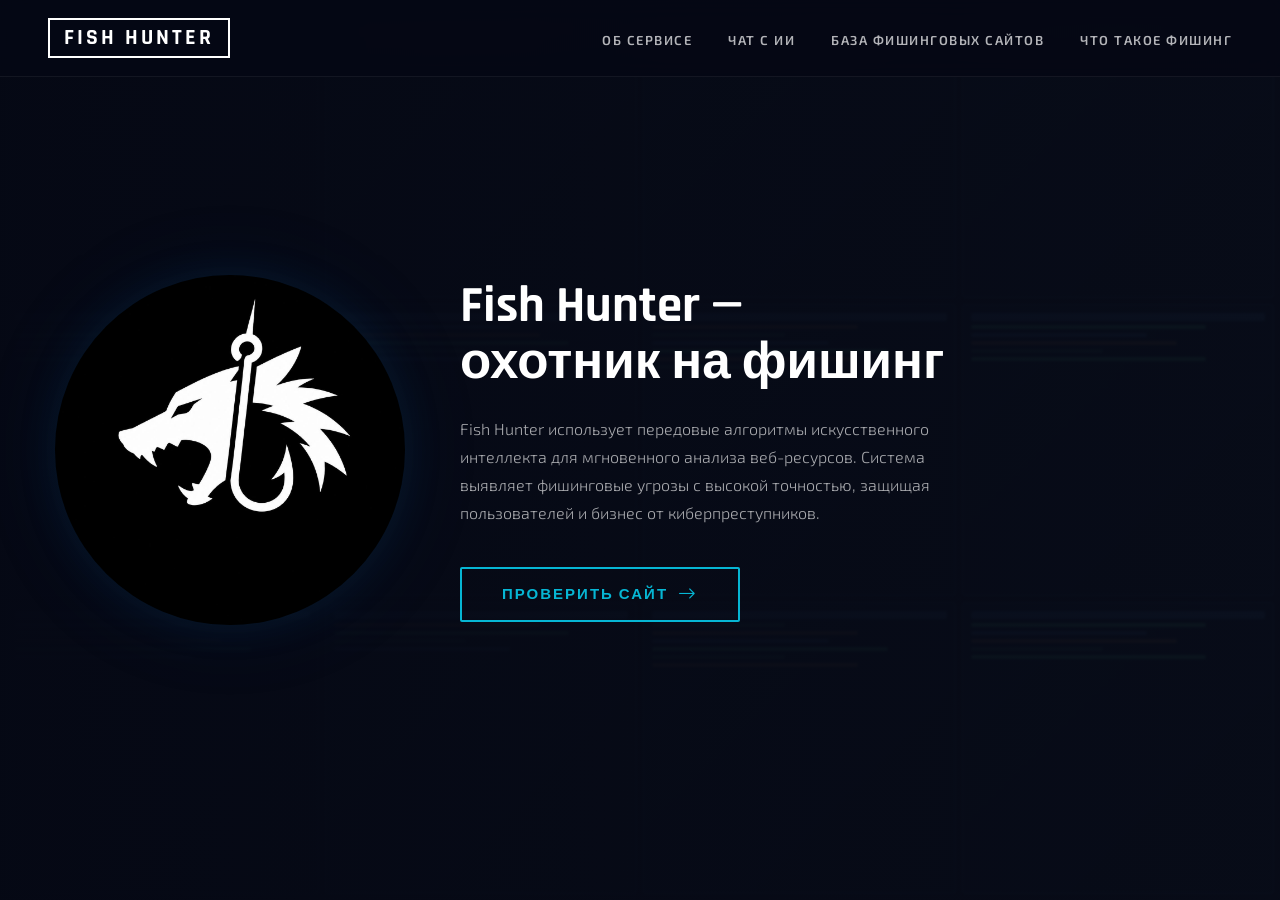
<file: index.html>
<!DOCTYPE html>
<html lang="ru">
<head>
<meta charset="UTF-8">
<meta name="viewport" content="width=device-width, initial-scale=1.0">
<title>Fish Hunter</title>
<link rel="icon" type="image/jpg" href="./images/fish.png">
<link rel="stylesheet" href="style.css">
<link href="https://fonts.googleapis.com/css2?family=Rajdhani:wght@400;600;700&family=Exo+2:wght@300;400;600&display=swap" rel="stylesheet">
<link rel="stylesheet" href="https://cdn.jsdelivr.net/npm/bootstrap-icons@1.11.3/font/bootstrap-icons.min.css">
<style>
  * { margin: 0; padding: 0; box-sizing: border-box; }
  body { font-family: 'Exo 2', sans-serif; background: #0a0e1a; color: #fff; overflow-x: hidden; }

  nav {
    position: fixed; top: 0; left: 0; right: 0; z-index: 100;
    display: flex; align-items: center; justify-content: space-between;
    padding: 18px 48px;
    background: rgba(5,8,20,0.85);
    backdrop-filter: blur(12px);
    border-bottom: 1px solid rgba(255,255,255,0.06);
  }
  .logo {
    font-family: 'Rajdhani', sans-serif;
    font-size: 22px; font-weight: 700; letter-spacing: 3px;
    color: #fff;
    border: 2px solid #fff;
    padding: 4px 14px;
  }
  .nav-links { display: flex; gap: 36px; list-style: none; }
  .nav-links a {
    font-size: 13px; font-weight: 600; letter-spacing: 1.5px;
    text-transform: uppercase; color: rgba(255,255,255,0.7);
    text-decoration: none; transition: color 0.2s;
  }
  .nav-links a:hover { color: #fff; }

  .hamburger {
    display: none;
    flex-direction: column;
    gap: 5px;
    cursor: pointer;
    background: none;
    border: none;
    padding: 4px;
  }
  .hamburger span {
    display: block;
    width: 24px;
    height: 2px;
    background: #fff;
    border-radius: 2px;
    transition: all 0.3s;
  }
  .hamburger.open span:nth-child(1) { transform: rotate(45deg) translate(5px, 5px); }
  .hamburger.open span:nth-child(2) { opacity: 0; }
  .hamburger.open span:nth-child(3) { transform: rotate(-45deg) translate(5px, -5px); }

  .hero {
    min-height: 100vh;
    display: flex; align-items: center;
    position: relative; overflow: hidden;
  }

  .bg-screens {
    position: absolute; inset: 0;
    display: grid;
    grid-template-columns: repeat(4, 1fr);
    grid-template-rows: repeat(3, 1fr);
    gap: 6px; padding: 6px;
    opacity: 0.18;
    filter: blur(1px);
  }
  .screen {
    background: linear-gradient(135deg, #0d1b2e 0%, #0a1520 100%);
    border: 1px solid rgba(100,180,255,0.2);
    border-radius: 3px;
    overflow: hidden;
    display: flex; flex-direction: column;
    padding: 8px; gap: 4px;
  }
  .screen-bar { height: 8px; background: rgba(100,180,255,0.3); border-radius: 2px; }
  .screen-line { height: 4px; border-radius: 2px; }
  .l1 { background: rgba(100,255,180,0.4); width: 80%; }
  .l2 { background: rgba(100,180,255,0.3); width: 60%; }
  .l3 { background: rgba(255,180,100,0.3); width: 70%; }
  .l4 { background: rgba(100,255,180,0.2); width: 45%; }

  .hero-overlay {
    position: absolute; inset: 0;
    background: linear-gradient(90deg, rgba(5,8,20,0.95) 0%, rgba(5,8,20,0.7) 50%, rgba(5,8,20,0.5) 100%);
  }

  .hero-content {
    position: relative; z-index: 10;
    display: flex; align-items: center;
    width: 100%; padding: 0 80px;
    gap: 80px;
  }

  .logo-wrap {
    flex-shrink: 0;
    width: 300px; height: 300px;
    border-radius: 50%;
    background: radial-gradient(circle at 35% 40%, #1e7ecb 0%, #0f4b8c 45%, #062a52 80%, #03162e 100%);
    display: flex; align-items: center; justify-content: center;
    box-shadow: 0 0 60px rgba(30,126,203,0.3), 0 0 120px rgba(30,126,203,0.1);
  }
  .logo-placeholder {
    display: flex; flex-direction: column; align-items: center; gap: 12px;
  }
  .logo-placeholder-box {
    width: 140px; height: 140px;
    border: 2px dashed rgba(255,255,255,0.35);
    border-radius: 12px;
    display: flex; align-items: center; justify-content: center;
    color: rgba(255,255,255,0.4);
    font-size: 12px; letter-spacing: 1px; text-align: center; line-height: 1.5;
    font-family: 'Exo 2', sans-serif;
  }
  .logo-placeholder-text {
    font-size: 11px; color: rgba(255,255,255,0.3); letter-spacing: 1px;
  }

  .hero-text { flex: 1; }
  .hero-title {
    font-family: 'Rajdhani', sans-serif;
    font-size: clamp(36px, 4vw, 56px);
    font-weight: 700; line-height: 1.1;
    margin-bottom: 24px;
    color: #fff;
  }
  .hero-title span { display: block; }
  .hero-desc {
    font-size: 16px; font-weight: 300; line-height: 1.75;
    color: rgba(255,255,255,0.65);
    max-width: 520px; margin-bottom: 40px;
  }

  .btn-start {
    display: inline-flex; align-items: center; gap: 10px;
    padding: 14px 40px;
    background: transparent;
    border: 2px solid #06b6d4;
    color: #06b6d4;
    font-family: 'Rajdhani', sans-serif;
    font-size: 15px; font-weight: 700; letter-spacing: 2px;
    text-transform: uppercase;
    cursor: pointer; text-decoration: none;
    transition: background 0.25s, color 0.25s;
    border-radius: 2px;
  }
  .btn-start:hover { background: #06b6d4; color: #0a0e1a; }
  

  .scroll-hint {
    position: absolute; bottom: 36px; left: 50%;
    transform: translateX(-50%);
    display: flex; flex-direction: column; align-items: center; gap: 6px;
    color: rgba(255,255,255,0.35); font-size: 12px; letter-spacing: 2px;
  }
  .chevron {
    width: 20px; height: 20px;
    border-right: 2px solid rgba(255,255,255,0.35);
    border-bottom: 2px solid rgba(255,255,255,0.35);
    transform: rotate(45deg);
    animation: bounce 1.6s infinite;
  }
  @keyframes bounce {
    0%,100%{transform:rotate(45deg) translateY(0)}
    50%{transform:rotate(45deg) translateY(5px)}
  }

  @media (max-width: 900px) {
    .hero-content { gap: 48px; padding: 0 40px; }
    .logo-wrap { width: 220px; height: 220px; }
  }

  @media (max-width: 768px) {
    nav { padding: 14px 20px; }
    .nav-links {
      display: none;
      position: fixed;
      top: 61px; left: 0; right: 0;
      background: rgba(5,8,20,0.97);
      backdrop-filter: blur(16px);
      flex-direction: column;
      gap: 0;
      border-bottom: 1px solid rgba(255,255,255,0.08);
      z-index: 99;
    }
    .nav-links.open { display: flex; }
    .nav-links li { border-bottom: 1px solid rgba(255,255,255,0.04); }
    .nav-links a { display: block; padding: 16px 24px; font-size: 13px; letter-spacing: 1px; }
    .hamburger { display: flex; }

    .hero-content {
      flex-direction: column;
      align-items: center;
      padding: 0 24px;
      gap: 36px;
      text-align: center;
      padding-top: 80px;
    }
    .logo-wrap { width: 180px; height: 180px; flex-shrink: 0; }
    .hero-desc { margin-left: auto; margin-right: auto; }
    .btn-start { margin: 0 auto; }
  }

  @media (max-width: 480px) {
    .logo-wrap { width: 140px; height: 140px; }
    .hero-content { padding: 0 16px; padding-top: 80px; }
  }</style>
</head>
<body>

<nav>
  <div class="logo">FISH HUNTER</div>
  <ul class="nav-links" id="navLinks">
  <li><a href="about.html">Об сервисе</a></li>
  <li><a href="chat.html">Чат с ИИ</a></li>
  <li><a href="phishing.html">База фишинговых сайтов</a></li>
  <li><a href="what-is-phishing.html">Что такое фишинг</a></li>
  </ul>
  <button class="hamburger" id="hamburger" aria-label="Меню">
    <span></span><span></span><span></span>
  </button>
</nav>

<section class="hero">
  <div class="bg-screens">
    <div class="screen"><div class="screen-bar"></div><div class="screen-line l1"></div><div class="screen-line l2"></div><div class="screen-line l3"></div><div class="screen-line l4"></div><div class="screen-line l2"></div><div class="screen-line l1"></div></div>
    <div class="screen"><div class="screen-bar"></div><div class="screen-line l3"></div><div class="screen-line l1"></div><div class="screen-line l4"></div><div class="screen-line l2"></div><div class="screen-line l3"></div></div>
    <div class="screen"><div class="screen-bar"></div><div class="screen-line l2"></div><div class="screen-line l4"></div><div class="screen-line l1"></div><div class="screen-line l3"></div><div class="screen-line l1"></div><div class="screen-line l4"></div></div>
    <div class="screen"><div class="screen-bar"></div><div class="screen-line l1"></div><div class="screen-line l2"></div><div class="screen-line l3"></div><div class="screen-line l4"></div></div>
    <div class="screen"><div class="screen-bar"></div><div class="screen-line l4"></div><div class="screen-line l1"></div><div class="screen-line l2"></div><div class="screen-line l3"></div><div class="screen-line l1"></div></div>
    <div class="screen"><div class="screen-bar"></div><div class="screen-line l2"></div><div class="screen-line l3"></div><div class="screen-line l1"></div><div class="screen-line l4"></div><div class="screen-line l2"></div></div>
    <div class="screen"><div class="screen-bar"></div><div class="screen-line l3"></div><div class="screen-line l4"></div><div class="screen-line l2"></div><div class="screen-line l1"></div><div class="screen-line l3"></div><div class="screen-line l4"></div></div>
    <div class="screen"><div class="screen-bar"></div><div class="screen-line l1"></div><div class="screen-line l2"></div><div class="screen-line l3"></div><div class="screen-line l4"></div><div class="screen-line l1"></div></div>
    <div class="screen"><div class="screen-bar"></div><div class="screen-line l2"></div><div class="screen-line l4"></div><div class="screen-line l3"></div><div class="screen-line l1"></div><div class="screen-line l2"></div></div>
    <div class="screen"><div class="screen-bar"></div><div class="screen-line l3"></div><div class="screen-line l1"></div><div class="screen-line l4"></div><div class="screen-line l2"></div></div>
    <div class="screen"><div class="screen-bar"></div><div class="screen-line l4"></div><div class="screen-line l3"></div><div class="screen-line l2"></div><div class="screen-line l1"></div><div class="screen-line l4"></div><div class="screen-line l3"></div></div>
    <div class="screen"><div class="screen-bar"></div><div class="screen-line l1"></div><div class="screen-line l2"></div><div class="screen-line l3"></div><div class="screen-line l4"></div><div class="screen-line l1"></div></div>
  </div>

  <div class="hero-overlay"></div>

  <div class="hero-content">
    <div class="logo-wrap">
      <div class="logo-placeholder">
        <img class="logo-img" src="./images/logo.jpg" alt="">
      </div>
    </div>

    <div class="hero-text">
      <h1 class="hero-title">
        <span>Fish Hunter —</span>
        <span>охотник на фишинг</span>
      </h1>
      <p class="hero-desc">
       Fish Hunter использует передовые алгоритмы искусственного 
интеллекта для мгновенного анализа веб-ресурсов. Система 
выявляет фишинговые угрозы с высокой точностью, защищая 
пользователей и бизнес от киберпреступников.
      </p>
      <a href="search.html" class="btn-start">
        проверить сайт
        <i class="bi bi-arrow-right" style="font-size:18px;"></i>
      </a>
    </div>
  </div>

  <div class="scroll-hint">
  </div>
</section>

<script>
  const hamburger = document.getElementById('hamburger');
  const navLinks = document.getElementById('navLinks');
  hamburger.addEventListener('click', () => {
    hamburger.classList.toggle('open');
    navLinks.classList.toggle('open');
  });
  navLinks.querySelectorAll('a').forEach(a => {
    a.addEventListener('click', () => {
      hamburger.classList.remove('open');
      navLinks.classList.remove('open');
    });
  });
</script>
</body>
</file>
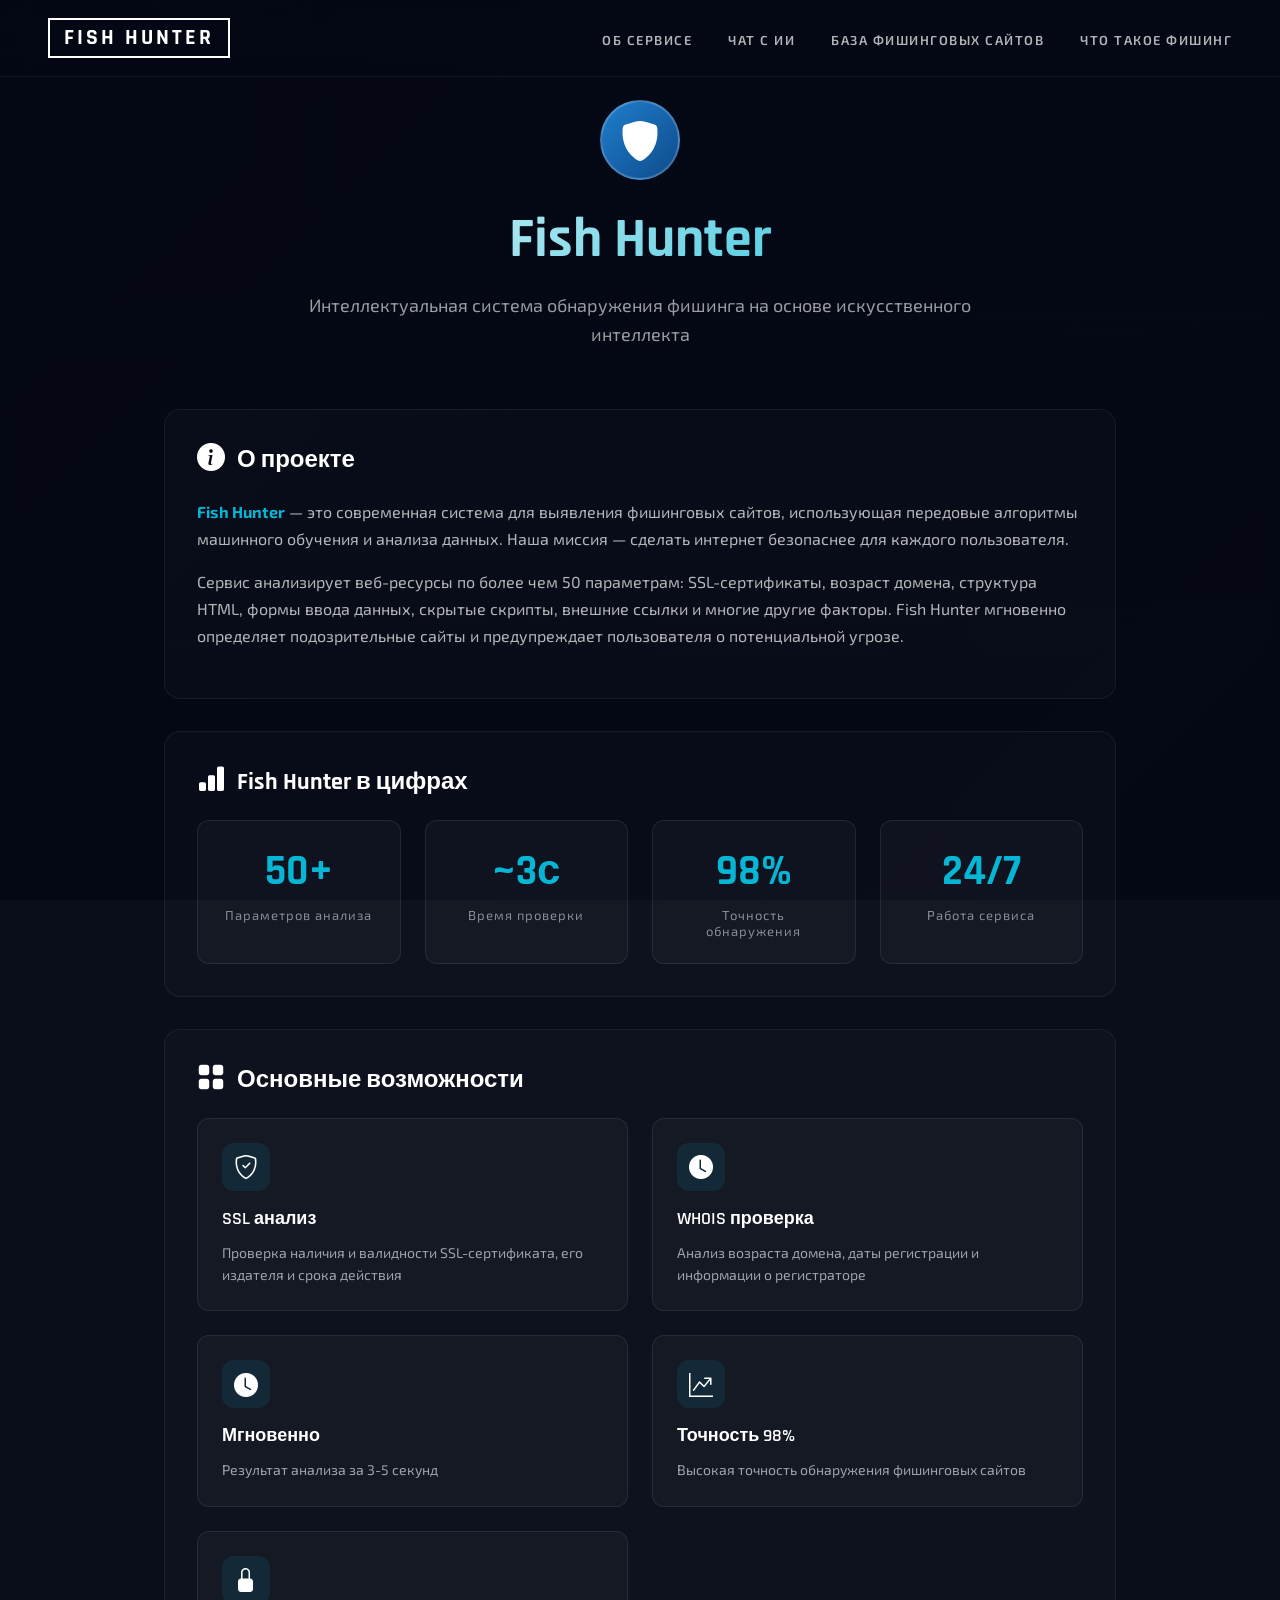
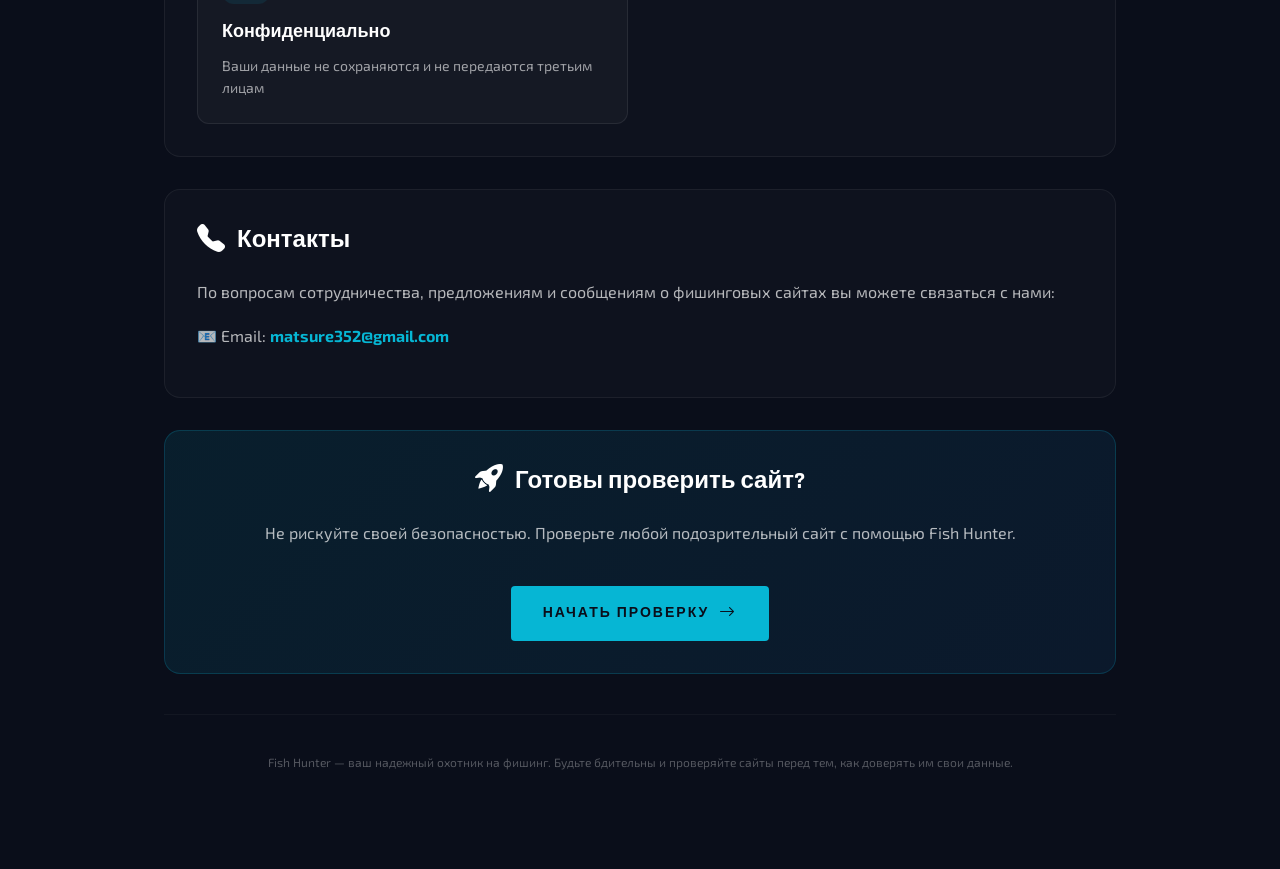
<file: about.html>
<!DOCTYPE html>
<html lang="ru">
<head>
<meta charset="UTF-8">
<meta name="viewport" content="width=device-width, initial-scale=1.0">
<title>Fish Hunter — О сервисе</title>
<link rel="icon" type="image/jpg" href="./images/fish.png">
<link href="https://fonts.googleapis.com/css2?family=Rajdhani:wght@400;600;700&family=Exo+2:wght@300;400;600&display=swap" rel="stylesheet">
<link rel="stylesheet" href="https://cdn.jsdelivr.net/npm/bootstrap-icons@1.11.3/font/bootstrap-icons.min.css">
<style>
  * { margin: 0; padding: 0; box-sizing: border-box; }
  body { 
    font-family: 'Exo 2', sans-serif; 
    background: #0a0e1a; 
    color: #fff; 
    min-height: 100vh; 
    overflow-x: hidden;
  }

  nav {
    position: fixed; top: 0; left: 0; right: 0; z-index: 100;
    display: flex; align-items: center; justify-content: space-between;
    padding: 18px 48px;
    background: rgba(5,8,20,0.85);
    backdrop-filter: blur(12px);
    border-bottom: 1px solid rgba(255,255,255,0.06);
  }
  .nav-logo {
    font-family: 'Rajdhani', sans-serif;
    font-size: 22px; font-weight: 700; letter-spacing: 3px;
    color: #fff; border: 2px solid #fff; padding: 4px 14px;
    text-decoration: none;
  }
  .nav-links { display: flex; gap: 36px; list-style: none; }
  .nav-links a {
    font-size: 13px; font-weight: 600; letter-spacing: 1.5px;
    text-transform: uppercase; color: rgba(255,255,255,0.7);
    text-decoration: none; transition: color 0.2s;
  }
  .nav-links a:hover { color: #fff; }

  .bg-screens {
    position: fixed; inset: 0;
    display: grid;
    grid-template-columns: repeat(4, 1fr);
    grid-template-rows: repeat(3, 1fr);
    gap: 6px; padding: 6px;
    opacity: 0.1; filter: blur(1px); z-index: 0;
  }
  .screen {
    background: linear-gradient(135deg, #0d1b2e, #0a1520);
    border: 1px solid rgba(100,180,255,0.2);
    border-radius: 3px;
    display: flex; flex-direction: column; padding: 8px; gap: 4px;
  }
  .screen-bar { height: 8px; background: rgba(100,180,255,0.3); border-radius: 2px; }
  .screen-line { height: 4px; border-radius: 2px; }
  .l1 { background: rgba(100,255,180,0.4); width: 80%; }
  .l2 { background: rgba(100,180,255,0.3); width: 60%; }
  .l3 { background: rgba(255,180,100,0.3); width: 70%; }
  .l4 { background: rgba(100,255,180,0.2); width: 45%; }
  .bg-overlay {
    position: fixed; inset: 0; z-index: 1;
    background: linear-gradient(135deg, rgba(5,8,20,0.95) 0%, rgba(5,8,20,0.88) 100%);
  }

  main {
    position: relative; z-index: 10;
    min-height: 100vh;
    padding-top: 100px;
    padding-bottom: 60px;
  }

  .container {
    max-width: 1000px;
    margin: 0 auto;
    padding: 0 24px;
  }

  /* Hero */
  .hero-section {
    text-align: center;
    margin-bottom: 60px;
  }
  .hero-icon {
    width: 80px;
    height: 80px;
    background: linear-gradient(135deg, #1e7ecb, #0f4b8c);
    border-radius: 50%;
    display: flex;
    align-items: center;
    justify-content: center;
    margin: 0 auto 24px;
    border: 2px solid rgba(255,255,255,0.2);
  }
  .hero-icon svg {
    width: 40px;
    height: 40px;
    color: #fff;
  }
  .hero-title {
    font-family: 'Rajdhani', sans-serif;
    font-size: clamp(36px, 5vw, 56px);
    font-weight: 700;
    margin-bottom: 16px;
    background: linear-gradient(135deg, #fff, #06b6d4);
    -webkit-background-clip: text;
    background-clip: text;
    color: transparent;
  }
  .hero-subtitle {
    font-size: 18px;
    color: rgba(255,255,255,0.6);
    max-width: 700px;
    margin: 0 auto;
    line-height: 1.6;
  }

  /* Cards */
  .card {
    background: rgba(255,255,255,0.02);
    border: 1px solid rgba(255,255,255,0.06);
    border-radius: 16px;
    padding: 32px;
    margin-bottom: 32px;
  }
  .card-title {
    font-family: 'Rajdhani', sans-serif;
    font-size: 24px;
    font-weight: 700;
    margin-bottom: 20px;
    display: flex;
    align-items: center;
    gap: 12px;
  }
  .card-title svg {
    width: 28px;
    height: 28px;
    color: #06b6d4;
  }
  .card-text {
    font-size: 16px;
    line-height: 1.7;
    color: rgba(255,255,255,0.7);
  }
  .card-text p {
    margin-bottom: 16px;
  }
  .card-text strong {
    color: #06b6d4;
  }

  /* Features grid */
  .features-grid {
    display: grid;
    grid-template-columns: repeat(auto-fit, minmax(280px, 1fr));
    gap: 24px;
    margin-top: 20px;
  }
  .feature-card {
    background: rgba(255,255,255,0.03);
    border: 1px solid rgba(255,255,255,0.08);
    border-radius: 12px;
    padding: 24px;
    transition: all 0.3s;
  }
  .feature-card:hover {
    border-color: rgba(6,182,212,0.4);
    transform: translateY(-4px);
  }
  .feature-icon {
    width: 48px;
    height: 48px;
    background: rgba(6,182,212,0.1);
    border-radius: 12px;
    display: flex;
    align-items: center;
    justify-content: center;
    margin-bottom: 16px;
  }
  .feature-icon svg {
    width: 24px;
    height: 24px;
    color: #06b6d4;
  }
  .feature-title {
    font-family: 'Rajdhani', sans-serif;
    font-size: 18px;
    font-weight: 600;
    margin-bottom: 12px;
  }
  .feature-description {
    font-size: 14px;
    line-height: 1.6;
    color: rgba(255,255,255,0.6);
  }

  /* Stats */
  .stats-grid {
    display: grid;
    grid-template-columns: repeat(auto-fit, minmax(200px, 1fr));
    gap: 24px;
    margin-top: 20px;
    text-align: center;
  }
  .stat-card {
    background: rgba(255,255,255,0.03);
    border: 1px solid rgba(255,255,255,0.08);
    border-radius: 12px;
    padding: 24px;
  }
  .stat-number {
    font-family: 'Rajdhani', sans-serif;
    font-size: 42px;
    font-weight: 700;
    color: #06b6d4;
    margin-bottom: 8px;
  }
  .stat-label {
    font-size: 13px;
    color: rgba(255,255,255,0.5);
    letter-spacing: 1px;
  }

  /* Tech stack */
  .tech-list {
    display: flex;
    flex-wrap: wrap;
    gap: 12px;
    margin-top: 16px;
  }
  .tech-item {
    background: rgba(255,255,255,0.05);
    border: 1px solid rgba(255,255,255,0.1);
    border-radius: 30px;
    padding: 8px 18px;
    font-size: 13px;
    color: rgba(255,255,255,0.8);
  }

  /* CTA */
  .cta-section {
    text-align: center;
    background: linear-gradient(135deg, rgba(6,182,212,0.1), rgba(30,126,203,0.1));
    border: 1px solid rgba(6,182,212,0.2);
  }
  .btn-cta {
    display: inline-flex;
    align-items: center;
    gap: 10px;
    padding: 14px 32px;
    background: #06b6d4;
    border: none;
    color: #0a0e1a;
    font-family: 'Rajdhani', sans-serif;
    font-size: 14px;
    font-weight: 700;
    letter-spacing: 2px;
    text-transform: uppercase;
    text-decoration: none;
    border-radius: 4px;
    margin-top: 24px;
    transition: all 0.2s;
  }
  .btn-cta:hover {
    background: #22d3ee;
    transform: translateY(-2px);
  }

  .footer-note {
    text-align: center;
    padding: 40px 24px;
    font-size: 12px;
    color: rgba(255,255,255,0.3);
    border-top: 1px solid rgba(255,255,255,0.04);
    margin-top: 40px;
  }

  @media (max-width: 700px) {
    nav { padding: 15px 24px; }
    .nav-links { gap: 18px; }
    .nav-links a { font-size: 11px; }
    .card { padding: 24px; }
    .hero-section { margin-bottom: 40px; }
    .stat-number { font-size: 32px; }
  }

  /* ===== HAMBURGER MENU ===== */
  .hamburger {
    display: none;
    flex-direction: column;
    gap: 5px;
    cursor: pointer;
    background: none;
    border: none;
    padding: 4px;
  }
  .hamburger span {
    display: block;
    width: 24px;
    height: 2px;
    background: #fff;
    border-radius: 2px;
    transition: all 0.3s;
  }
  .hamburger.open span:nth-child(1) { transform: rotate(45deg) translate(5px, 5px); }
  .hamburger.open span:nth-child(2) { opacity: 0; }
  .hamburger.open span:nth-child(3) { transform: rotate(-45deg) translate(5px, -5px); }

  @media (max-width: 768px) {
    nav { padding: 14px 20px !important; }
    .nav-links {
      display: none;
      position: fixed;
      top: 61px; left: 0; right: 0;
      background: rgba(5,8,20,0.97);
      backdrop-filter: blur(16px);
      flex-direction: column;
      gap: 0 !important;
      border-bottom: 1px solid rgba(255,255,255,0.08);
      z-index: 99;
    }
    .nav-links.open { display: flex !important; }
    .nav-links li { border-bottom: 1px solid rgba(255,255,255,0.04); }
    .nav-links a { display: block; padding: 16px 24px !important; font-size: 13px !important; letter-spacing: 1px !important; }
    .hamburger { display: flex; }
    .container, .chat-container { padding: 0 16px; }
    .card { padding: 20px 16px !important; }
    .hero-section { margin-bottom: 32px !important; }
    .stat-number { font-size: 30px !important; }
    .features-grid, .types-grid { grid-template-columns: 1fr !important; }
    .stats-grid { grid-template-columns: repeat(2, 1fr) !important; }
    .steps { flex-direction: column; }
    .step { min-width: unset !important; }
  }

</style>
</head>
<body>

<div class="bg-screens">
  <div class="screen"><div class="screen-bar"></div><div class="screen-line l1"></div><div class="screen-line l2"></div><div class="screen-line l3"></div><div class="screen-line l4"></div></div>
  <div class="screen"><div class="screen-bar"></div><div class="screen-line l3"></div><div class="screen-line l1"></div><div class="screen-line l4"></div><div class="screen-line l2"></div></div>
  <div class="screen"><div class="screen-bar"></div><div class="screen-line l2"></div><div class="screen-line l4"></div><div class="screen-line l1"></div><div class="screen-line l3"></div></div>
  <div class="screen"><div class="screen-bar"></div><div class="screen-line l1"></div><div class="screen-line l2"></div><div class="screen-line l3"></div><div class="screen-line l4"></div></div>
  <div class="screen"><div class="screen-bar"></div><div class="screen-line l4"></div><div class="screen-line l1"></div><div class="screen-line l2"></div><div class="screen-line l3"></div></div>
  <div class="screen"><div class="screen-bar"></div><div class="screen-line l2"></div><div class="screen-line l3"></div><div class="screen-line l1"></div><div class="screen-line l4"></div></div>
  <div class="screen"><div class="screen-bar"></div><div class="screen-line l3"></div><div class="screen-line l4"></div><div class="screen-line l2"></div><div class="screen-line l1"></div></div>
  <div class="screen"><div class="screen-bar"></div><div class="screen-line l1"></div><div class="screen-line l2"></div><div class="screen-line l3"></div><div class="screen-line l4"></div></div>
  <div class="screen"><div class="screen-bar"></div><div class="screen-line l2"></div><div class="screen-line l4"></div><div class="screen-line l3"></div><div class="screen-line l1"></div></div>
  <div class="screen"><div class="screen-bar"></div><div class="screen-line l3"></div><div class="screen-line l1"></div><div class="screen-line l4"></div><div class="screen-line l2"></div></div>
  <div class="screen"><div class="screen-bar"></div><div class="screen-line l4"></div><div class="screen-line l3"></div><div class="screen-line l2"></div><div class="screen-line l1"></div></div>
  <div class="screen"><div class="screen-bar"></div><div class="screen-line l1"></div><div class="screen-line l2"></div><div class="screen-line l3"></div><div class="screen-line l4"></div></div>
</div>
<div class="bg-overlay"></div>

<nav>
  <a class="nav-logo" href="index.html">FISH HUNTER</a>
  <ul class="nav-links" id="navLinks">
    <li><a href="about.html">Об сервисе</a></li>
    <li><a href="chat.html">Чат с ИИ</a></li>
    <li><a href="phishing.html">База фишинговых сайтов</a></li>
    <li><a href="what-is-phishing.html">Что такое фишинг</a></li>
  </ul>
  <button class="hamburger" id="hamburger" aria-label="Меню"><span></span><span></span><span></span></button>
</nav>

<main>
  <div class="container">
    <div class="hero-section">
      <div class="hero-icon">
        <i class="bi bi-shield-fill" style="font-size:40px;color:#fff;"></i>
      </div>
      <h1 class="hero-title">Fish Hunter</h1>
      <p class="hero-subtitle">Интеллектуальная система обнаружения фишинга на основе искусственного интеллекта</p>
    </div>

    <!-- О проекте -->
    <div class="card">
      <div class="card-title">
        <i class="bi bi-info-circle-fill" style="font-size:28px;"></i>
        О проекте
      </div>
      <div class="card-text">
        <p><strong>Fish Hunter</strong> — это современная система для выявления фишинговых сайтов, использующая передовые алгоритмы машинного обучения и анализа данных. Наша миссия — сделать интернет безопаснее для каждого пользователя.</p>
        <p>Сервис анализирует веб-ресурсы по более чем 50 параметрам: SSL-сертификаты, возраст домена, структура HTML, формы ввода данных, скрытые скрипты, внешние ссылки и многие другие факторы. Fish Hunter мгновенно определяет подозрительные сайты и предупреждает пользователя о потенциальной угрозе.</p>
      </div>
    </div>

    <!-- Статистика -->
    <div class="card">
      <div class="card-title">
        <i class="bi bi-bar-chart-fill" style="font-size:28px;"></i>
        Fish Hunter в цифрах
      </div>
      <div class="stats-grid">
        <div class="stat-card">
          <div class="stat-number">50+</div>
          <div class="stat-label">Параметров анализа</div>
        </div>
        <div class="stat-card">
          <div class="stat-number">~3с</div>
          <div class="stat-label">Время проверки</div>
        </div>
        <div class="stat-card">
          <div class="stat-number">98%</div>
          <div class="stat-label">Точность обнаружения</div>
        </div>
        <div class="stat-card">
          <div class="stat-number">24/7</div>
          <div class="stat-label">Работа сервиса</div>
        </div>
      </div>
    </div>

    <!-- Возможности -->
    <div class="card">
      <div class="card-title">
        <i class="bi bi-grid-fill" style="font-size:28px;"></i>
        Основные возможности
      </div>
      <div class="features-grid">
        <div class="feature-card">
          <div class="feature-icon">
            <i class="bi bi-shield-check" style="font-size:24px;"></i>
          </div>
          <div class="feature-title">SSL анализ</div>
          <div class="feature-description">Проверка наличия и валидности SSL-сертификата, его издателя и срока действия</div>
        </div>
        <div class="feature-card">
          <div class="feature-icon">
            <i class="bi bi-clock-fill" style="font-size:24px;"></i>
          </div>
          <div class="feature-title">WHOIS проверка</div>
          <div class="feature-description">Анализ возраста домена, даты регистрации и информации о регистраторе</div>
        </div>
        <div class="feature-card">
          <div class="feature-icon">
            <i class="bi bi-clock-fill" style="font-size:24px;"></i>
          </div>
          <div class="feature-title">Мгновенно</div>
          <div class="feature-description">Результат анализа за 3-5 секунд</div>
        </div>
        <div class="feature-card">
          <div class="feature-icon">
            <i class="bi bi-graph-up-arrow" style="font-size:24px;"></i>
          </div>
          <div class="feature-title">Точность 98%</div>
          <div class="feature-description">Высокая точность обнаружения фишинговых сайтов</div>
        </div>
        <div class="feature-card">
          <div class="feature-icon">
            <i class="bi bi-lock-fill" style="font-size:24px;"></i>
          </div>
          <div class="feature-title">Конфиденциально</div>
          <div class="feature-description">Ваши данные не сохраняются и не передаются третьим лицам</div>
        </div>
      </div>
    </div>

    <!-- Контакты -->
    <div class="card">
      <div class="card-title">
        <i class="bi bi-telephone-fill" style="font-size:28px;"></i>
        Контакты
      </div>
      <div class="card-text">
        <p>По вопросам сотрудничества, предложениям и сообщениям о фишинговых сайтах вы можете связаться с нами:</p>
        <p>📧 Email: <strong>matsure352@gmail.com</strong></p>
      </div>
    </div>

    <!-- Призыв -->
    <div class="card cta-section">
      <div class="card-title" style="justify-content: center;">
        <i class="bi bi-rocket-takeoff-fill" style="font-size:28px;"></i>
        Готовы проверить сайт?
      </div>
      <div class="card-text" style="text-align: center;">
        <p>Не рискуйте своей безопасностью. Проверьте любой подозрительный сайт с помощью Fish Hunter.</p>
        <a href="search.html" class="btn-cta">
          Начать проверку
          <i class="bi bi-arrow-right" style="font-size:16px;vertical-align:middle;"></i>
        </a>
      </div>
    </div>

    <div class="footer-note">
      Fish Hunter — ваш надежный охотник на фишинг. Будьте бдительны и проверяйте сайты перед тем, как доверять им свои данные.
    </div>
  </div>
</main>
<script>
  (function() {
    var btn = document.getElementById('hamburger');
    var menu = document.getElementById('navLinks');
    if (!btn || !menu) return;
    btn.addEventListener('click', function() {
      btn.classList.toggle('open');
      menu.classList.toggle('open');
    });
    menu.querySelectorAll('a').forEach(function(a) {
      a.addEventListener('click', function() {
        btn.classList.remove('open');
        menu.classList.remove('open');
      });
    });
  })();
</script>
</body>
</html>
</file>
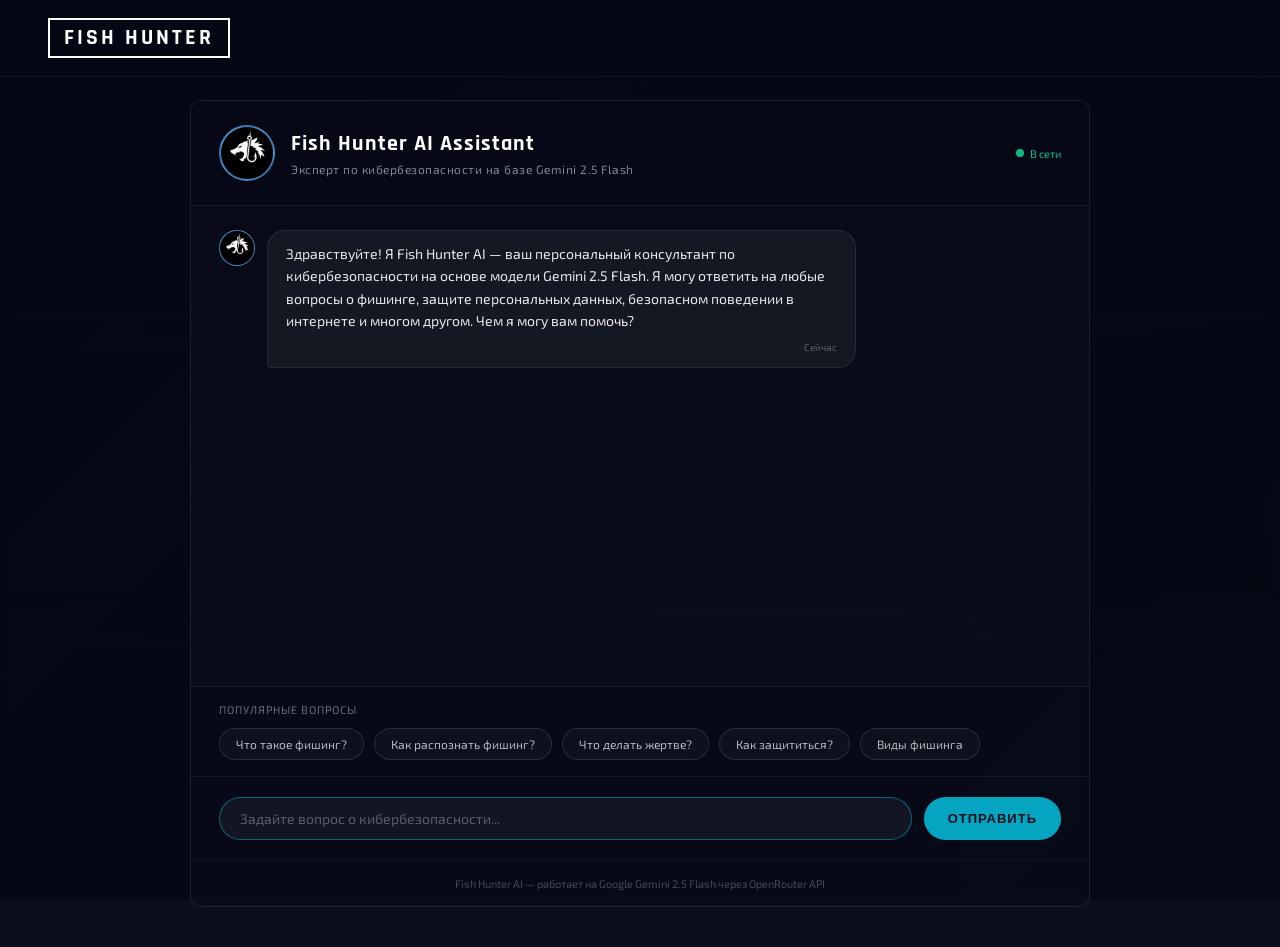
<file: chat.html>
<!DOCTYPE html>
<html lang="ru">
<head>
<meta charset="UTF-8">
<meta name="viewport" content="width=device-width, initial-scale=1.0">
<title>Fish Hunter — Чат с ИИ ассистентом</title>
<link rel="icon" type="image/jpg" href="./images/fish.png">
<link href="https://fonts.googleapis.com/css2?family=Rajdhani:wght@400;600;700&family=Exo+2:wght@300;400;600&display=swap" rel="stylesheet">
<link rel="stylesheet" href="https://cdn.jsdelivr.net/npm/bootstrap-icons@1.11.3/font/bootstrap-icons.min.css">
<style>
  * { margin: 0; padding: 0; box-sizing: border-box; }
  body { 
    font-family: 'Exo 2', sans-serif; 
    background: #0a0e1a; 
    color: #fff; 
    min-height: 100vh; 
    overflow-x: hidden;
  }

  nav {
    position: fixed; top: 0; left: 0; right: 0; z-index: 100;
    display: flex; align-items: center; justify-content: space-between;
    padding: 18px 48px;
    background: rgba(5,8,20,0.85);
    backdrop-filter: blur(12px);
    border-bottom: 1px solid rgba(255,255,255,0.06);
  }
  .nav-logo {
    font-family: 'Rajdhani', sans-serif;
    font-size: 22px; font-weight: 700; letter-spacing: 3px;
    color: #fff; border: 2px solid #fff; padding: 4px 14px;
    text-decoration: none;
  }
  .nav-links { display: flex; gap: 36px; list-style: none; }
  .nav-links a {
    font-size: 13px; font-weight: 600; letter-spacing: 1.5px;
    text-transform: uppercase; color: rgba(255,255,255,0.7);
    text-decoration: none; transition: color 0.2s;
  }
  .nav-links a:hover { color: #fff; }

  .bg-screens {
    position: fixed; inset: 0;
    display: grid;
    grid-template-columns: repeat(4, 1fr);
    grid-template-rows: repeat(3, 1fr);
    gap: 6px; padding: 6px;
    opacity: 0.1; filter: blur(1px); z-index: 0;
  }
  .screen {
    background: linear-gradient(135deg, #0d1b2e, #0a1520);
    border: 1px solid rgba(100,180,255,0.2);
    border-radius: 3px;
    display: flex; flex-direction: column; padding: 8px; gap: 4px;
  }
  .screen-bar { height: 8px; background: rgba(100,180,255,0.3); border-radius: 2px; }
  .screen-line { height: 4px; border-radius: 2px; }
  .l1 { background: rgba(100,255,180,0.4); width: 80%; }
  .l2 { background: rgba(100,180,255,0.3); width: 60%; }
  .l3 { background: rgba(255,180,100,0.3); width: 70%; }
  .l4 { background: rgba(100,255,180,0.2); width: 45%; }
  .bg-overlay {
    position: fixed; inset: 0; z-index: 1;
    background: linear-gradient(135deg, rgba(5,8,20,0.95) 0%, rgba(5,8,20,0.88) 100%);
  }

  main {
    position: relative; z-index: 10;
    min-height: 100vh;
    padding-top: 100px;
    padding-bottom: 40px;
  }

  .chat-container {
    max-width: 900px;
    margin: 0 auto;
    background: rgba(255,255,255,0.02);
    border: 1px solid rgba(255,255,255,0.08);
    border-radius: 12px;
    overflow: hidden;
    backdrop-filter: blur(4px);
  }

  .chat-header {
    display: flex;
    align-items: center;
    gap: 16px;
    padding: 24px 28px;
    background: rgba(5,8,20,0.6);
    border-bottom: 1px solid rgba(255,255,255,0.06);
  }
  .chat-avatar {
    width: 56px;
    height: 56px;
    min-width: 56px;
    min-height: 56px;
    flex-shrink: 0;
    border-radius: 50%;
    display: flex;
    align-items: center;
    justify-content: center;
    border: 2px solid rgba(255,255,255,0.2);
    overflow: hidden;
    background: linear-gradient(135deg, #1e7ecb, #0f4b8c);
  }
  .chat-avatar img {
    width: 100%;
    height: 100%;
    object-fit: cover;
    flex-shrink: 0;
  }
  .chat-info h1 {
    font-family: 'Rajdhani', sans-serif;
    font-size: 22px;
    font-weight: 700;
    letter-spacing: 1px;
    margin-bottom: 4px;
  }
  .chat-info p {
    font-size: 12px;
    color: rgba(255,255,255,0.5);
    letter-spacing: 0.5px;
  }
  .chat-status {
    margin-left: auto;
    font-size: 11px;
    color: #10b981;
    display: flex;
    align-items: center;
    gap: 6px;
  }
  .status-dot {
    width: 8px;
    height: 8px;
    background: #10b981;
    border-radius: 50%;
    animation: pulse 1.5s infinite;
  }
  @keyframes pulse {
    0%, 100% { opacity: 1; }
    50% { opacity: 0.4; }
  }

  .messages-area {
    height: 480px;
    overflow-y: auto;
    padding: 24px 28px;
    display: flex;
    flex-direction: column;
    gap: 20px;
  }
  .messages-area::-webkit-scrollbar {
    width: 5px;
  }
  .messages-area::-webkit-scrollbar-track {
    background: rgba(255,255,255,0.05);
    border-radius: 3px;
  }
  .messages-area::-webkit-scrollbar-thumb {
    background: rgba(6,182,212,0.5);
    border-radius: 3px;
  }

  .message {
    display: flex;
    gap: 12px;
    animation: fadeIn 0.3s ease;
  }
  @keyframes fadeIn {
    from { opacity: 0; transform: translateY(10px); }
    to { opacity: 1; transform: translateY(0); }
  }
  .message.user {
    flex-direction: row-reverse;
  }
  .message-avatar {
    width: 36px;
    height: 36px;
    border-radius: 50%;
    flex-shrink: 0;
    display: flex;
    align-items: center;
    justify-content: center;
    overflow: hidden;
  }
  .message.user .message-avatar {
    background: rgba(6,182,212,0.15);
    border: 1px solid rgba(6,182,212,0.3);
  }
  .message.bot .message-avatar {
    background: linear-gradient(135deg, #1e7ecb, #0f4b8c);
    border: 1px solid rgba(255,255,255,0.2);
  }
  .message-avatar img {
    width: 100%;
    height: 100%;
    object-fit: cover;
  }
  .message-avatar svg {
    width: 18px;
    height: 18px;
  }
  .message-content {
    max-width: 70%;
    padding: 12px 18px;
    border-radius: 18px;
    font-size: 14px;
    line-height: 1.6;
  }
  .message.user .message-content {
    background: rgba(6,182,212,0.12);
    border: 1px solid rgba(6,182,212,0.25);
    color: #fff;
    border-bottom-right-radius: 4px;
  }
  .message.bot .message-content {
    background: rgba(255,255,255,0.05);
    border: 1px solid rgba(255,255,255,0.08);
    color: rgba(255,255,255,0.9);
    border-bottom-left-radius: 4px;
  }
  .message-time {
    font-size: 10px;
    color: rgba(255,255,255,0.3);
    margin-top: 6px;
    text-align: right;
  }
  .message.user .message-time {
    text-align: left;
  }

  .typing-indicator {
    display: flex;
    gap: 4px;
    padding: 12px 18px;
    background: rgba(255,255,255,0.05);
    border: 1px solid rgba(255,255,255,0.08);
    border-radius: 18px;
    border-bottom-left-radius: 4px;
    width: fit-content;
  }
  .typing-indicator span {
    width: 8px;
    height: 8px;
    background: rgba(255,255,255,0.5);
    border-radius: 50%;
    animation: typing 1.4s infinite;
  }
  .typing-indicator span:nth-child(2) { animation-delay: 0.2s; }
  .typing-indicator span:nth-child(3) { animation-delay: 0.4s; }
  @keyframes typing {
    0%, 60%, 100% { transform: translateY(0); opacity: 0.4; }
    30% { transform: translateY(-8px); opacity: 1; }
  }

  .suggestions {
    padding: 16px 28px;
    border-top: 1px solid rgba(255,255,255,0.06);
    background: rgba(5,8,20,0.4);
  }
  .suggestions-label {
    font-size: 11px;
    color: rgba(255,255,255,0.4);
    letter-spacing: 1px;
    margin-bottom: 12px;
    text-transform: uppercase;
  }
  .suggestions-buttons {
    display: flex;
    flex-wrap: wrap;
    gap: 10px;
  }
  .suggestion-btn {
    background: rgba(255,255,255,0.03);
    border: 1px solid rgba(255,255,255,0.1);
    padding: 8px 16px;
    border-radius: 20px;
    font-size: 12px;
    font-family: 'Exo 2', sans-serif;
    color: rgba(255,255,255,0.7);
    cursor: pointer;
    transition: all 0.2s;
  }
  .suggestion-btn:hover {
    background: rgba(6,182,212,0.15);
    border-color: rgba(6,182,212,0.4);
    color: #06b6d4;
  }

  .input-area {
    padding: 20px 28px;
    border-top: 1px solid rgba(255,255,255,0.06);
    display: flex;
    gap: 12px;
    background: rgba(5,8,20,0.4);
  }
  .chat-input {
    flex: 1;
    background: rgba(255,255,255,0.03);
    border: 1px solid rgba(255,255,255,0.1);
    border-radius: 24px;
    padding: 12px 20px;
    font-family: 'Exo 2', sans-serif;
    font-size: 14px;
    color: #fff;
    outline: none;
    transition: all 0.2s;
  }
  .chat-input:focus {
    border-color: rgba(6,182,212,0.5);
    background: rgba(255,255,255,0.05);
  }
  .chat-input::placeholder {
    color: rgba(255,255,255,0.3);
  }
  .send-btn {
    background: rgba(6,182,212,0.9);
    border: none;
    border-radius: 24px;
    padding: 0 24px;
    font-family: 'Rajdhani', sans-serif;
    font-size: 13px;
    font-weight: 600;
    letter-spacing: 1px;
    text-transform: uppercase;
    color: #0a0e1a;
    cursor: pointer;
    transition: all 0.2s;
  }
  .send-btn:hover {
    background: #06b6d4;
  }
  .send-btn:disabled {
    opacity: 0.5;
    cursor: not-allowed;
  }

  .chat-footer {
    text-align: center;
    padding: 16px 28px;
    font-size: 11px;
    color: rgba(255,255,255,0.25);
    border-top: 1px solid rgba(255,255,255,0.04);
    background: rgba(5,8,20,0.3);
  }

  @media (max-width: 700px) {
    nav { padding: 15px 24px; }
    .nav-links { gap: 18px; }
    .nav-links a { font-size: 11px; }
    .chat-container { margin: 0 16px; }
    .chat-header { padding: 16px 20px; }
    .messages-area { padding: 16px 20px; height: 400px; }
    .message-content { max-width: 85%; font-size: 13px; }
    .input-area { padding: 16px 20px; }
    .suggestions { padding: 12px 20px; }
    .suggestion-btn { padding: 6px 12px; font-size: 11px; }
  }


  @media (max-width: 600px) {
    main { padding-top: 80px; padding-bottom: 0; }
    .chat-container { margin: 0; border-radius: 0; }
    .chat-header { padding: 14px 16px; gap: 12px; }
    .chat-avatar { width: 44px; height: 44px; min-width: 44px; min-height: 44px; flex-shrink: 0; }
    .chat-info h1 { font-size: 16px; }
    .chat-status { font-size: 10px; }
    .messages-area { height: calc(100vh - 320px); min-height: 280px; padding: 14px 16px; }
    .message-content { max-width: 88% !important; font-size: 13px !important; }
    .input-area { padding: 12px 16px; gap: 8px; flex-wrap: nowrap; }
    .chat-input { padding: 10px 14px; font-size: 14px; }
    .send-btn { padding: 0 16px; font-size: 12px; white-space: nowrap; }
    .suggestions { padding: 10px 16px; }
    .suggestions-buttons { gap: 8px; }
    .suggestion-btn { padding: 6px 10px; font-size: 11px; }
    .chat-footer { padding: 10px 16px; font-size: 10px; }
  }

  /* ===== HAMBURGER MENU ===== */
  .hamburger {
    display: none;
    flex-direction: column;
    gap: 5px;
    cursor: pointer;
    background: none;
    border: none;
    padding: 4px;
  }
  .hamburger span {
    display: block;
    width: 24px;
    height: 2px;
    background: #fff;
    border-radius: 2px;
    transition: all 0.3s;
  }
  .hamburger.open span:nth-child(1) { transform: rotate(45deg) translate(5px, 5px); }
  .hamburger.open span:nth-child(2) { opacity: 0; }
  .hamburger.open span:nth-child(3) { transform: rotate(-45deg) translate(5px, -5px); }

  @media (max-width: 768px) {
    nav { padding: 14px 20px !important; }
    .nav-links {
      display: none;
      position: fixed;
      top: 61px; left: 0; right: 0;
      background: rgba(5,8,20,0.97);
      backdrop-filter: blur(16px);
      flex-direction: column;
      gap: 0 !important;
      border-bottom: 1px solid rgba(255,255,255,0.08);
      z-index: 99;
    }
    .nav-links.open { display: flex !important; }
    .nav-links li { border-bottom: 1px solid rgba(255,255,255,0.04); }
    .nav-links a { display: block; padding: 16px 24px !important; font-size: 13px !important; letter-spacing: 1px !important; }
    .hamburger { display: flex; }
    .container, .chat-container { padding: 0 16px; }
    .card { padding: 20px 16px !important; }
    .hero-section { margin-bottom: 32px !important; }
    .stat-number { font-size: 30px !important; }
    .features-grid, .types-grid { grid-template-columns: 1fr !important; }
    .stats-grid { grid-template-columns: repeat(2, 1fr) !important; }
    .steps { flex-direction: column; }
    .step { min-width: unset !important; }
  }

</style>
</head>
<body>

<div class="bg-screens">
  <div class="screen"><div class="screen-bar"></div><div class="screen-line l1"></div><div class="screen-line l2"></div><div class="screen-line l3"></div><div class="screen-line l4"></div></div>
  <div class="screen"><div class="screen-bar"></div><div class="screen-line l3"></div><div class="screen-line l1"></div><div class="screen-line l4"></div><div class="screen-line l2"></div></div>
  <div class="screen"><div class="screen-bar"></div><div class="screen-line l2"></div><div class="screen-line l4"></div><div class="screen-line l1"></div><div class="screen-line l3"></div></div>
  <div class="screen"><div class="screen-bar"></div><div class="screen-line l1"></div><div class="screen-line l2"></div><div class="screen-line l3"></div><div class="screen-line l4"></div></div>
  <div class="screen"><div class="screen-bar"></div><div class="screen-line l4"></div><div class="screen-line l1"></div><div class="screen-line l2"></div><div class="screen-line l3"></div></div>
  <div class="screen"><div class="screen-bar"></div><div class="screen-line l2"></div><div class="screen-line l3"></div><div class="screen-line l1"></div><div class="screen-line l4"></div></div>
  <div class="screen"><div class="screen-bar"></div><div class="screen-line l3"></div><div class="screen-line l4"></div><div class="screen-line l2"></div><div class="screen-line l1"></div></div>
  <div class="screen"><div class="screen-bar"></div><div class="screen-line l1"></div><div class="screen-line l2"></div><div class="screen-line l3"></div><div class="screen-line l4"></div></div>
  <div class="screen"><div class="screen-bar"></div><div class="screen-line l2"></div><div class="screen-line l4"></div><div class="screen-line l3"></div><div class="screen-line l1"></div></div>
  <div class="screen"><div class="screen-bar"></div><div class="screen-line l3"></div><div class="screen-line l1"></div><div class="screen-line l4"></div><div class="screen-line l2"></div></div>
  <div class="screen"><div class="screen-bar"></div><div class="screen-line l4"></div><div class="screen-line l3"></div><div class="screen-line l2"></div><div class="screen-line l1"></div></div>
  <div class="screen"><div class="screen-bar"></div><div class="screen-line l1"></div><div class="screen-line l2"></div><div class="screen-line l3"></div><div class="screen-line l4"></div></div>
</div>
<div class="bg-overlay"></div>

<nav>
  <a class="nav-logo" href="index.html">FISH HUNTER</a>
  <ul class="nav-links" id="navLinks">
   
  </ul>
  <button class="hamburger" id="hamburger" aria-label="Меню"><span></span><span></span><span></span></button>
</nav>

<main>
  <div class="chat-container">
    <div class="chat-header">
      <div class="chat-avatar">
        <img src="./images/logo.jpg" alt="Fish Hunter Logo">
      </div>
      <div class="chat-info">
        <h1>Fish Hunter AI Assistant</h1>
        <p>Эксперт по кибербезопасности на базе Gemini 2.5 Flash</p>
      </div>
      <div class="chat-status">
        <span class="status-dot"></span>
        <span>В сети</span>
      </div>
    </div>

    <div class="messages-area" id="messagesArea">
      <div class="message bot">
        <div class="message-avatar">
          <img src="./images/logo.jpg" alt="Fish Hunter Bot">
        </div>
        <div class="message-content">
          Здравствуйте! Я Fish Hunter AI — ваш персональный консультант по кибербезопасности на основе модели Gemini 2.5 Flash. Я могу ответить на любые вопросы о фишинге, защите персональных данных, безопасном поведении в интернете и многом другом. Чем я могу вам помочь?
          <div class="message-time">Сейчас</div>
        </div>
      </div>
    </div>

    <div class="suggestions">
      <div class="suggestions-label">Популярные вопросы</div>
      <div class="suggestions-buttons">
        <button class="suggestion-btn" onclick="sendSuggestion('Что такое фишинг?')">Что такое фишинг?</button>
        <button class="suggestion-btn" onclick="sendSuggestion('Как распознать фишинговое письмо?')">Как распознать фишинг?</button>
        <button class="suggestion-btn" onclick="sendSuggestion('Что делать если я попался на фишинг?')">Что делать жертве?</button>
        <button class="suggestion-btn" onclick="sendSuggestion('Как защитить свои данные?')">Как защититься?</button>
        <button class="suggestion-btn" onclick="sendSuggestion('Какие бывают виды фишинга?')">Виды фишинга</button>
      </div>
    </div>

    <div class="input-area">
      <input type="text" class="chat-input" id="chatInput" placeholder="Задайте вопрос о кибербезопасности..." onkeypress="handleKeyPress(event)">
      <button class="send-btn" id="sendBtn" onclick="sendMessage()">Отправить</button>
    </div>

    <div class="chat-footer">
      Fish Hunter AI — работает на Google Gemini 2.5 Flash через OpenRouter API
    </div>
  </div>
</main>

<script>
  const messagesArea = document.getElementById('messagesArea');
  const chatInput = document.getElementById('chatInput');
  const sendBtn = document.getElementById('sendBtn');
  let isTyping = false;
  let conversationHistory = [];

  function addMessage(text, isUser) {
    const messageDiv = document.createElement('div');
    messageDiv.className = `message ${isUser ? 'user' : 'bot'}`;
    
    const time = new Date().toLocaleTimeString('ru-RU', { hour: '2-digit', minute: '2-digit' });
    
    if (isUser) {
      messageDiv.innerHTML = `
        <div class="message-avatar">
          <svg viewBox="0 0 24 24" fill="none" stroke="currentColor" stroke-width="1.5">
            <circle cx="12" cy="8" r="4"/>
            <path d="M20 21v-2a4 4 0 0 0-4-4H8a4 4 0 0 0-4 4v2"/>
          </svg>
        </div>
        <div class="message-content">
          ${escapeHtml(text)}
          <div class="message-time">${time}</div>
        </div>
      `;
      conversationHistory.push({ role: "user", content: text });
    } else {
      messageDiv.innerHTML = `
        <div class="message-avatar">
          <img src="./images/logo.jpg" alt="Fish Hunter Bot">
        </div>
        <div class="message-content">
          ${escapeHtml(text)}
          <div class="message-time">${time}</div>
        </div>
      `;
      conversationHistory.push({ role: "assistant", content: text });
    }
    
    messagesArea.appendChild(messageDiv);
    messagesArea.scrollTop = messagesArea.scrollHeight;
  }

  function showTypingIndicator() {
    isTyping = true;
    const typingDiv = document.createElement('div');
    typingDiv.className = 'message bot';
    typingDiv.id = 'typingIndicator';
    typingDiv.innerHTML = `
      <div class="message-avatar">
        <img src="./images/logo.jpg" alt="Fish Hunter Bot">
      </div>
      <div class="typing-indicator">
        <span></span><span></span><span></span>
      </div>
    `;
    messagesArea.appendChild(typingDiv);
    messagesArea.scrollTop = messagesArea.scrollHeight;
  }

  function hideTypingIndicator() {
    const indicator = document.getElementById('typingIndicator');
    if (indicator) indicator.remove();
    isTyping = false;
  }

  async function sendMessage() {
    const message = chatInput.value.trim();
    if (!message || isTyping) return;
    
    chatInput.value = '';
    addMessage(message, true);
    
    showTypingIndicator();
    sendBtn.disabled = true;
    
    try {
      const response = await callOpenRouterAPI(message);
      hideTypingIndicator();
      addMessage(response, false);
    } catch (error) {
      console.error('API Error:', error);
      hideTypingIndicator();
      addMessage('Извините, произошла ошибка при обращении к API. Пожалуйста, попробуйте позже.', false);
    }
    
    sendBtn.disabled = false;
    chatInput.focus();
  }

  async function callOpenRouterAPI(userMessage) {
    const response = await fetch('/api/chat', {
      method: 'POST',
      headers: { 'Content-Type': 'application/json' },
      body: JSON.stringify({
        message: userMessage,
        history: conversationHistory.slice(0, -1)
      })
    });

    if (!response.ok) {
      const errorData = await response.json();
      throw new Error(errorData.error || `HTTP ${response.status}`);
    }

    const data = await response.json();
    if (!data.success) {
      throw new Error(data.error || 'Unknown error');
    }
    
    return data.response;
  }

  function sendSuggestion(question) {
    if (isTyping) return;
    chatInput.value = question;
    sendMessage();
  }

  function handleKeyPress(event) {
    if (event.key === 'Enter') {
      sendMessage();
    }
  }

  function escapeHtml(text) {
    const div = document.createElement('div');
    div.textContent = text;
    return div.innerHTML.replace(/\n/g, '<br>');
  }

  chatInput.focus();
</script>
<script>
  (function() {
    var btn = document.getElementById('hamburger');
    var menu = document.getElementById('navLinks');
    if (!btn || !menu) return;
    btn.addEventListener('click', function() {
      btn.classList.toggle('open');
      menu.classList.toggle('open');
    });
    menu.querySelectorAll('a').forEach(function(a) {
      a.addEventListener('click', function() {
        btn.classList.remove('open');
        menu.classList.remove('open');
      });
    });
  })();
</script>
</body>
</html>
</file>
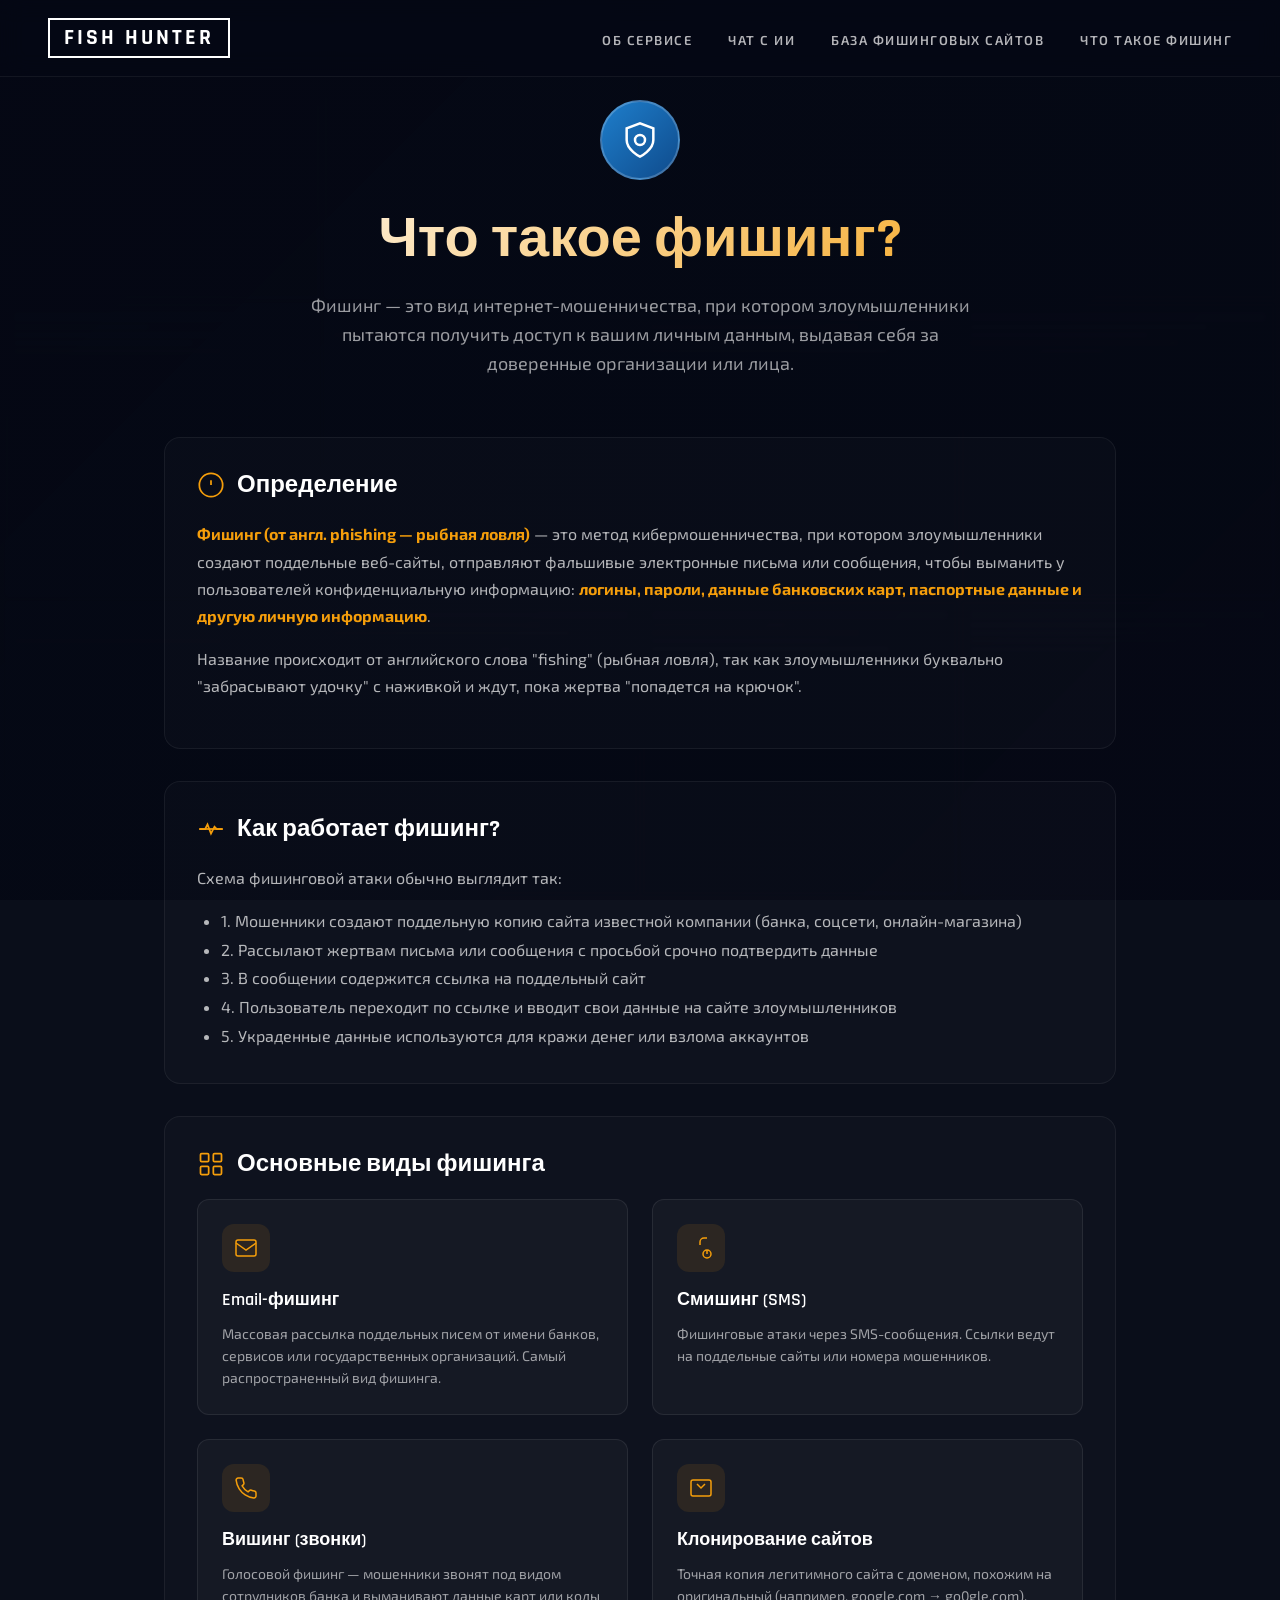
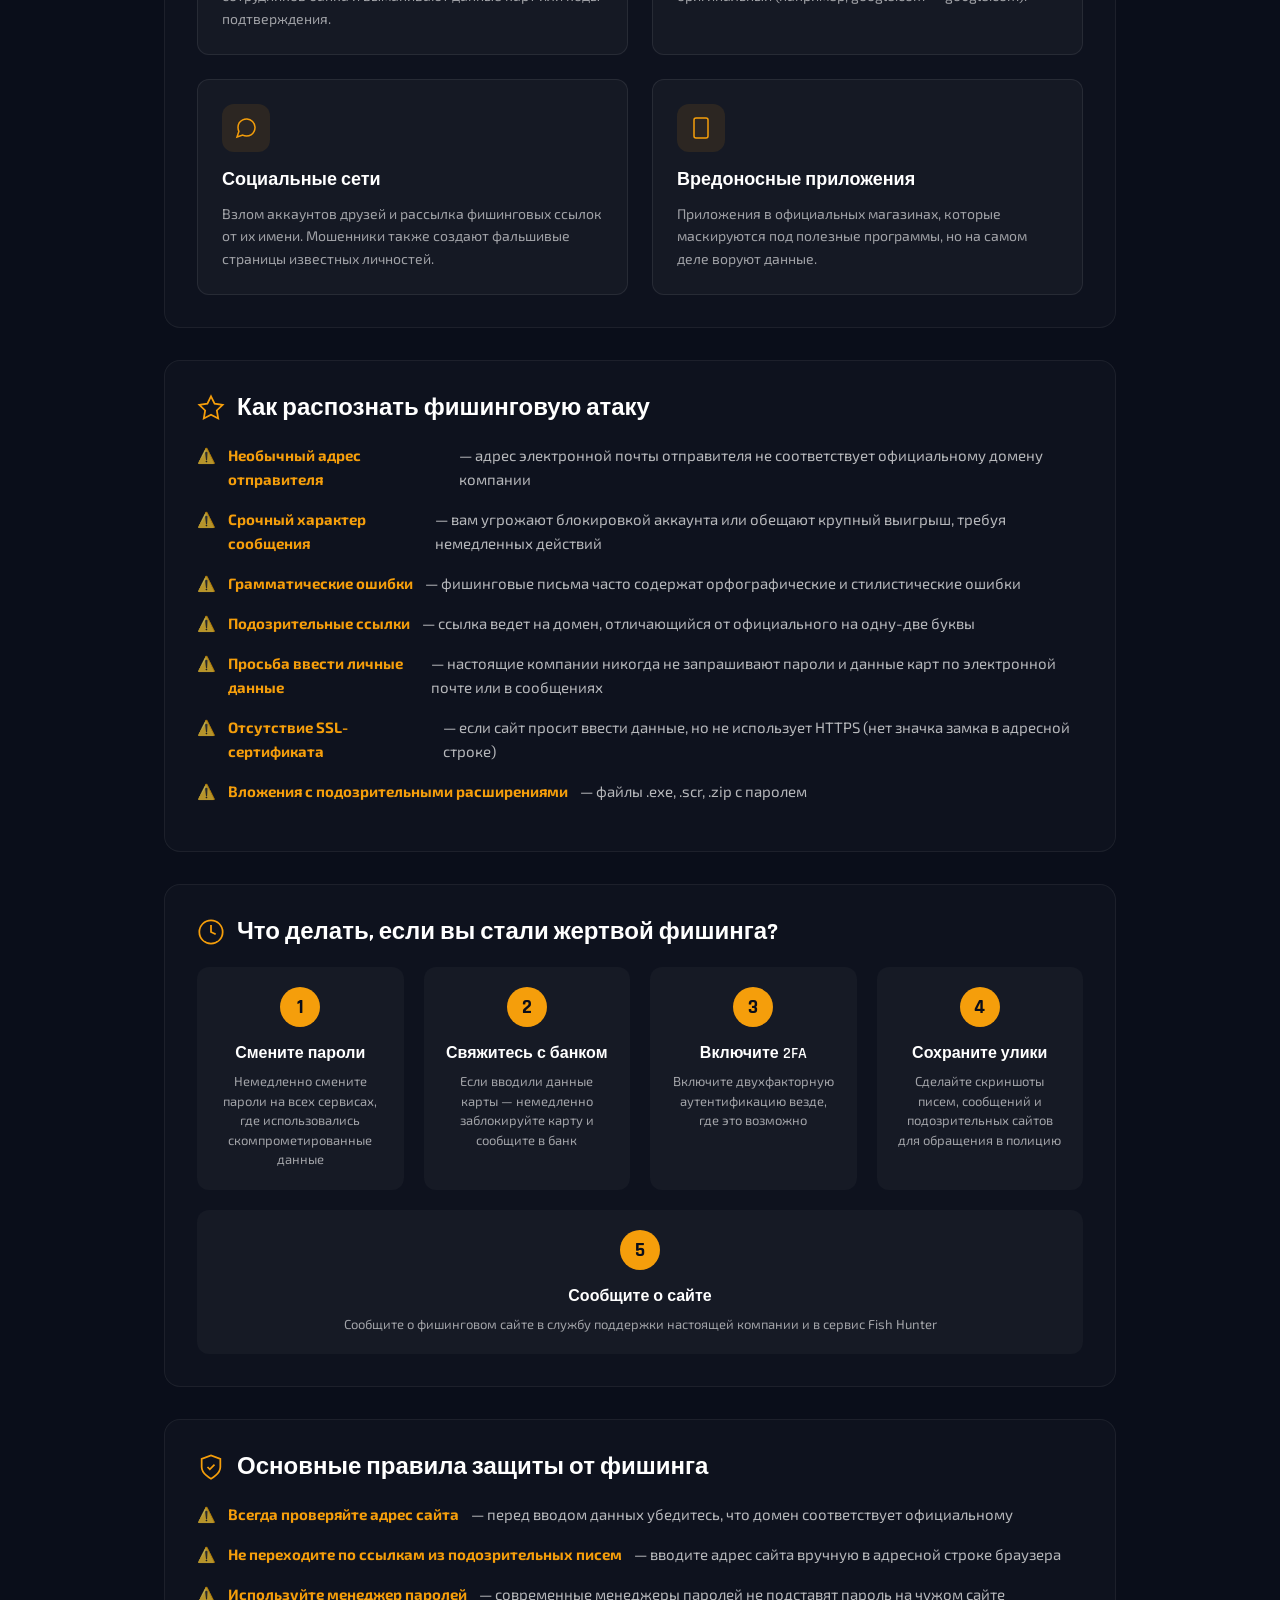
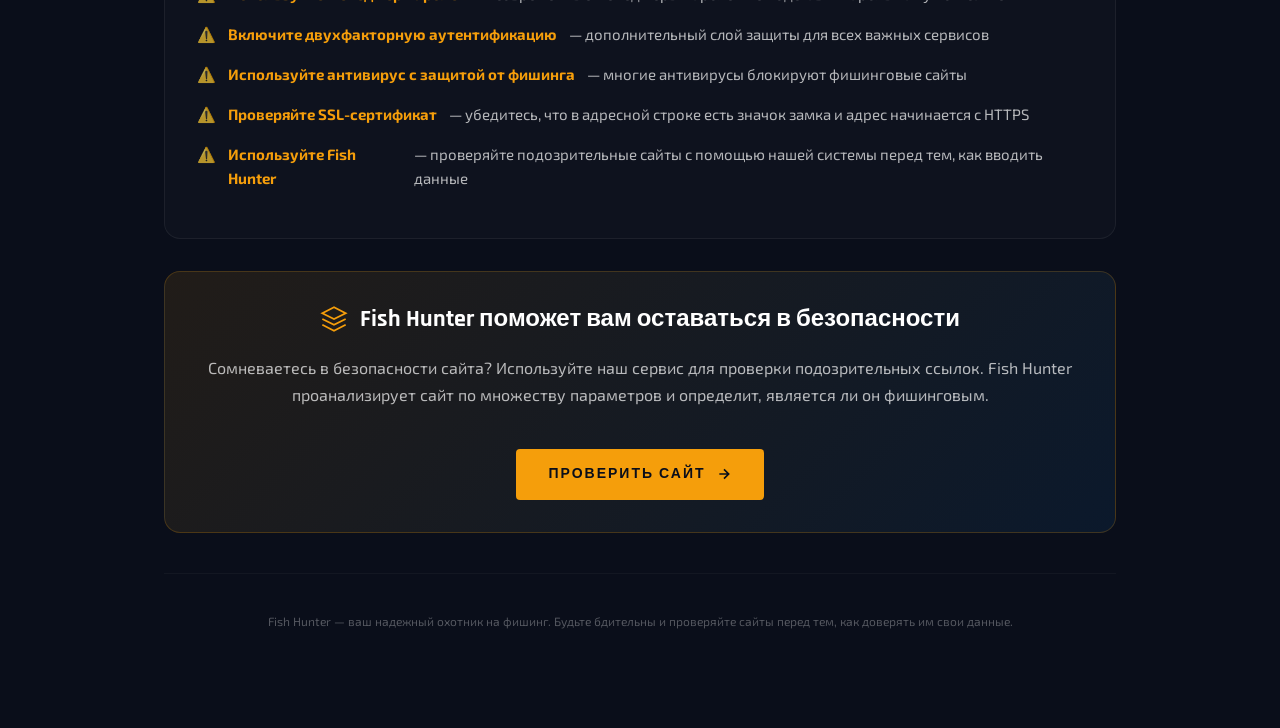
<file: what-is-phishing.html>
<!DOCTYPE html>
<html lang="ru">
<head>
<meta charset="UTF-8">
<meta name="viewport" content="width=device-width, initial-scale=1.0">
<title>Fish Hunter — Что такое фишинг</title>
<link rel="icon" type="image/jpg" href="./images/fish.png">
<link href="https://fonts.googleapis.com/css2?family=Rajdhani:wght@400;600;700&family=Exo+2:wght@300;400;600&display=swap" rel="stylesheet">
<style>
  * { margin: 0; padding: 0; box-sizing: border-box; }
  body { 
    font-family: 'Exo 2', sans-serif; 
    background: #0a0e1a; 
    color: #fff; 
    min-height: 100vh; 
    overflow-x: hidden;
  }

  nav {
    position: fixed; top: 0; left: 0; right: 0; z-index: 100;
    display: flex; align-items: center; justify-content: space-between;
    padding: 18px 48px;
    background: rgba(5,8,20,0.85);
    backdrop-filter: blur(12px);
    border-bottom: 1px solid rgba(255,255,255,0.06);
  }
  .nav-logo {
    font-family: 'Rajdhani', sans-serif;
    font-size: 22px; font-weight: 700; letter-spacing: 3px;
    color: #fff; border: 2px solid #fff; padding: 4px 14px;
    text-decoration: none;
  }
  .nav-links { display: flex; gap: 36px; list-style: none; }
  .nav-links a {
    font-size: 13px; font-weight: 600; letter-spacing: 1.5px;
    text-transform: uppercase; color: rgba(255,255,255,0.7);
    text-decoration: none; transition: color 0.2s;
  }
  .nav-links a:hover { color: #fff; }

  .bg-screens {
    position: fixed; inset: 0;
    display: grid;
    grid-template-columns: repeat(4, 1fr);
    grid-template-rows: repeat(3, 1fr);
    gap: 6px; padding: 6px;
    opacity: 0.1; filter: blur(1px); z-index: 0;
  }
  .screen {
    background: linear-gradient(135deg, #0d1b2e, #0a1520);
    border: 1px solid rgba(100,180,255,0.2);
    border-radius: 3px;
    display: flex; flex-direction: column; padding: 8px; gap: 4px;
  }
  .screen-bar { height: 8px; background: rgba(100,180,255,0.3); border-radius: 2px; }
  .screen-line { height: 4px; border-radius: 2px; }
  .l1 { background: rgba(100,255,180,0.4); width: 80%; }
  .l2 { background: rgba(100,180,255,0.3); width: 60%; }
  .l3 { background: rgba(255,180,100,0.3); width: 70%; }
  .l4 { background: rgba(100,255,180,0.2); width: 45%; }
  .bg-overlay {
    position: fixed; inset: 0; z-index: 1;
    background: linear-gradient(135deg, rgba(5,8,20,0.95) 0%, rgba(5,8,20,0.88) 100%);
  }

  main {
    position: relative; z-index: 10;
    min-height: 100vh;
    padding-top: 100px;
    padding-bottom: 60px;
  }

  .container {
    max-width: 1000px;
    margin: 0 auto;
    padding: 0 24px;
  }

  /* Hero section */
  .hero-section {
    text-align: center;
    margin-bottom: 60px;
  }
  .hero-icon {
    width: 80px;
    height: 80px;
    background: linear-gradient(135deg, #1e7ecb, #0f4b8c);
    border-radius: 50%;
    display: flex;
    align-items: center;
    justify-content: center;
    margin: 0 auto 24px;
    border: 2px solid rgba(255,255,255,0.2);
  }
  .hero-icon svg {
    width: 40px;
    height: 40px;
    color: #fff;
  }
  .hero-title {
    font-family: 'Rajdhani', sans-serif;
    font-size: clamp(36px, 5vw, 56px);
    font-weight: 700;
    margin-bottom: 16px;
    background: linear-gradient(135deg, #fff, #f59e0b);
    -webkit-background-clip: text;
    background-clip: text;
    color: transparent;
  }
  .hero-subtitle {
    font-size: 18px;
    color: rgba(255,255,255,0.6);
    max-width: 700px;
    margin: 0 auto;
    line-height: 1.6;
  }

  /* Cards */
  .card {
    background: rgba(255,255,255,0.02);
    border: 1px solid rgba(255,255,255,0.06);
    border-radius: 16px;
    padding: 32px;
    margin-bottom: 32px;
  }
  .card-title {
    font-family: 'Rajdhani', sans-serif;
    font-size: 24px;
    font-weight: 700;
    margin-bottom: 20px;
    display: flex;
    align-items: center;
    gap: 12px;
  }
  .card-title svg {
    width: 28px;
    height: 28px;
    color: #f59e0b;
  }
  .card-text {
    font-size: 16px;
    line-height: 1.7;
    color: rgba(255,255,255,0.7);
  }
  .card-text p {
    margin-bottom: 16px;
  }
  .card-text strong {
    color: #f59e0b;
  }

  /* Grid for types */
  .types-grid {
    display: grid;
    grid-template-columns: repeat(auto-fit, minmax(280px, 1fr));
    gap: 24px;
    margin-top: 20px;
  }
  .type-card {
    background: rgba(255,255,255,0.03);
    border: 1px solid rgba(255,255,255,0.08);
    border-radius: 12px;
    padding: 24px;
    transition: all 0.3s;
  }
  .type-card:hover {
    border-color: rgba(245,158,11,0.4);
    transform: translateY(-4px);
  }
  .type-icon {
    width: 48px;
    height: 48px;
    background: rgba(245,158,11,0.1);
    border-radius: 12px;
    display: flex;
    align-items: center;
    justify-content: center;
    margin-bottom: 16px;
  }
  .type-icon svg {
    width: 24px;
    height: 24px;
    color: #f59e0b;
  }
  .type-title {
    font-family: 'Rajdhani', sans-serif;
    font-size: 18px;
    font-weight: 600;
    margin-bottom: 12px;
  }
  .type-description {
    font-size: 14px;
    line-height: 1.6;
    color: rgba(255,255,255,0.6);
  }

  /* Warning list */
  .warning-list {
    list-style: none;
    margin-top: 16px;
  }
  .warning-list li {
    display: flex;
    align-items: flex-start;
    gap: 12px;
    margin-bottom: 16px;
    font-size: 15px;
    line-height: 1.6;
    color: rgba(255,255,255,0.7);
  }
  .warning-list li::before {
    content: "⚠️";
    flex-shrink: 0;
  }

  /* Steps */
  .steps {
    display: flex;
    flex-wrap: wrap;
    gap: 20px;
    margin-top: 20px;
  }
  .step {
    flex: 1;
    min-width: 200px;
    background: rgba(255,255,255,0.03);
    border-radius: 12px;
    padding: 20px;
    text-align: center;
  }
  .step-number {
    width: 40px;
    height: 40px;
    background: #f59e0b;
    border-radius: 50%;
    display: flex;
    align-items: center;
    justify-content: center;
    font-family: 'Rajdhani', sans-serif;
    font-weight: 700;
    font-size: 20px;
    color: #0a0e1a;
    margin: 0 auto 16px;
  }
  .step-title {
    font-family: 'Rajdhani', sans-serif;
    font-size: 16px;
    font-weight: 600;
    margin-bottom: 8px;
  }
  .step-text {
    font-size: 13px;
    color: rgba(255,255,255,0.6);
    line-height: 1.5;
  }

  /* CTA */
  .cta-section {
    text-align: center;
    background: linear-gradient(135deg, rgba(245,158,11,0.1), rgba(30,126,203,0.1));
    border: 1px solid rgba(245,158,11,0.2);
  }
  .btn-cta {
    display: inline-flex;
    align-items: center;
    gap: 10px;
    padding: 14px 32px;
    background: #f59e0b;
    border: none;
    color: #0a0e1a;
    font-family: 'Rajdhani', sans-serif;
    font-size: 14px;
    font-weight: 700;
    letter-spacing: 2px;
    text-transform: uppercase;
    text-decoration: none;
    border-radius: 4px;
    margin-top: 24px;
    transition: all 0.2s;
  }
  .btn-cta:hover {
    background: #fbbf24;
    transform: translateY(-2px);
  }

  /* Footer */
  .footer-note {
    text-align: center;
    padding: 40px 24px;
    font-size: 12px;
    color: rgba(255,255,255,0.3);
    border-top: 1px solid rgba(255,255,255,0.04);
    margin-top: 40px;
  }

  @media (max-width: 700px) {
    nav { padding: 15px 24px; }
    .nav-links { gap: 18px; }
    .nav-links a { font-size: 11px; }
    .card { padding: 24px; }
    .hero-section { margin-bottom: 40px; }
  }

  /* ===== HAMBURGER MENU ===== */
  .hamburger {
    display: none;
    flex-direction: column;
    gap: 5px;
    cursor: pointer;
    background: none;
    border: none;
    padding: 4px;
  }
  .hamburger span {
    display: block;
    width: 24px;
    height: 2px;
    background: #fff;
    border-radius: 2px;
    transition: all 0.3s;
  }
  .hamburger.open span:nth-child(1) { transform: rotate(45deg) translate(5px, 5px); }
  .hamburger.open span:nth-child(2) { opacity: 0; }
  .hamburger.open span:nth-child(3) { transform: rotate(-45deg) translate(5px, -5px); }

  @media (max-width: 768px) {
    nav { padding: 14px 20px !important; }
    .nav-links {
      display: none;
      position: fixed;
      top: 61px; left: 0; right: 0;
      background: rgba(5,8,20,0.97);
      backdrop-filter: blur(16px);
      flex-direction: column;
      gap: 0 !important;
      border-bottom: 1px solid rgba(255,255,255,0.08);
      z-index: 99;
    }
    .nav-links.open { display: flex !important; }
    .nav-links li { border-bottom: 1px solid rgba(255,255,255,0.04); }
    .nav-links a { display: block; padding: 16px 24px !important; font-size: 13px !important; letter-spacing: 1px !important; }
    .hamburger { display: flex; }
    .container, .chat-container { padding: 0 16px; }
    .card { padding: 20px 16px !important; }
    .hero-section { margin-bottom: 32px !important; }
    .stat-number { font-size: 30px !important; }
    .features-grid, .types-grid { grid-template-columns: 1fr !important; }
    .stats-grid { grid-template-columns: repeat(2, 1fr) !important; }
    .steps { flex-direction: column; }
    .step { min-width: unset !important; }
  }

</style>
</head>
<body>

<div class="bg-screens">
  <div class="screen"><div class="screen-bar"></div><div class="screen-line l1"></div><div class="screen-line l2"></div><div class="screen-line l3"></div><div class="screen-line l4"></div></div>
  <div class="screen"><div class="screen-bar"></div><div class="screen-line l3"></div><div class="screen-line l1"></div><div class="screen-line l4"></div><div class="screen-line l2"></div></div>
  <div class="screen"><div class="screen-bar"></div><div class="screen-line l2"></div><div class="screen-line l4"></div><div class="screen-line l1"></div><div class="screen-line l3"></div></div>
  <div class="screen"><div class="screen-bar"></div><div class="screen-line l1"></div><div class="screen-line l2"></div><div class="screen-line l3"></div><div class="screen-line l4"></div></div>
  <div class="screen"><div class="screen-bar"></div><div class="screen-line l4"></div><div class="screen-line l1"></div><div class="screen-line l2"></div><div class="screen-line l3"></div></div>
  <div class="screen"><div class="screen-bar"></div><div class="screen-line l2"></div><div class="screen-line l3"></div><div class="screen-line l1"></div><div class="screen-line l4"></div></div>
  <div class="screen"><div class="screen-bar"></div><div class="screen-line l3"></div><div class="screen-line l4"></div><div class="screen-line l2"></div><div class="screen-line l1"></div></div>
  <div class="screen"><div class="screen-bar"></div><div class="screen-line l1"></div><div class="screen-line l2"></div><div class="screen-line l3"></div><div class="screen-line l4"></div></div>
  <div class="screen"><div class="screen-bar"></div><div class="screen-line l2"></div><div class="screen-line l4"></div><div class="screen-line l3"></div><div class="screen-line l1"></div></div>
  <div class="screen"><div class="screen-bar"></div><div class="screen-line l3"></div><div class="screen-line l1"></div><div class="screen-line l4"></div><div class="screen-line l2"></div></div>
  <div class="screen"><div class="screen-bar"></div><div class="screen-line l4"></div><div class="screen-line l3"></div><div class="screen-line l2"></div><div class="screen-line l1"></div></div>
  <div class="screen"><div class="screen-bar"></div><div class="screen-line l1"></div><div class="screen-line l2"></div><div class="screen-line l3"></div><div class="screen-line l4"></div></div>
</div>
<div class="bg-overlay"></div>

<nav>
  <a class="nav-logo" href="index.html">FISH HUNTER</a>
  <ul class="nav-links" id="navLinks">
    <li><a href="about.html">Об сервисе</a></li>
    <li><a href="chat.html">Чат с ИИ</a></li>
    <li><a href="phishing.html">База фишинговых сайтов</a></li>
    <li><a href="what-is-phishing.html">Что такое фишинг</a></li>
  </ul>
  <button class="hamburger" id="hamburger" aria-label="Меню"><span></span><span></span><span></span></button>
</nav>

<main>
  <div class="container">
    <div class="hero-section">
      <div class="hero-icon">
        <svg viewBox="0 0 24 24" fill="none" stroke="currentColor" stroke-width="1.5">
          <path d="M12 22s8-4 8-10V5l-8-3-8 3v7c0 6 8 10 8 10z"/>
          <circle cx="12" cy="12" r="3"/>
        </svg>
      </div>
      <h1 class="hero-title">Что такое фишинг?</h1>
      <p class="hero-subtitle">Фишинг — это вид интернет-мошенничества, при котором злоумышленники пытаются получить доступ к вашим личным данным, выдавая себя за доверенные организации или лица.</p>
    </div>

    <!-- Основное определение -->
    <div class="card">
      <div class="card-title">
        <svg viewBox="0 0 24 24" fill="none" stroke="currentColor" stroke-width="1.5">
          <circle cx="12" cy="12" r="10"/>
          <line x1="12" y1="8" x2="12" y2="12"/>
          <line x1="12" y1="16" x2="12.01" y2="16"/>
        </svg>
        Определение
      </div>
      <div class="card-text">
        <p><strong>Фишинг (от англ. phishing — рыбная ловля)</strong> — это метод кибермошенничества, при котором злоумышленники создают поддельные веб-сайты, отправляют фальшивые электронные письма или сообщения, чтобы выманить у пользователей конфиденциальную информацию: <strong>логины, пароли, данные банковских карт, паспортные данные и другую личную информацию</strong>.</p>
        <p>Название происходит от английского слова "fishing" (рыбная ловля), так как злоумышленники буквально "забрасывают удочку" с наживкой и ждут, пока жертва "попадется на крючок".</p>
      </div>
    </div>

    <!-- Как работает фишинг -->
    <div class="card">
      <div class="card-title">
        <svg viewBox="0 0 24 24" fill="none" stroke="currentColor" stroke-width="1.5">
          <path d="M2 12 L7 12 L9 8 L12 16 L15 10 L17 12 L22 12"/>
          <path d="M2 12 L22 12"/>
        </svg>
        Как работает фишинг?
      </div>
      <div class="card-text">
        <p>Схема фишинговой атаки обычно выглядит так:</p>
        <ul style="margin-left: 24px; margin-top: 12px; color: rgba(255,255,255,0.7); line-height: 1.8;">
          <li>1. Мошенники создают поддельную копию сайта известной компании (банка, соцсети, онлайн-магазина)</li>
          <li>2. Рассылают жертвам письма или сообщения с просьбой срочно подтвердить данные</li>
          <li>3. В сообщении содержится ссылка на поддельный сайт</li>
          <li>4. Пользователь переходит по ссылке и вводит свои данные на сайте злоумышленников</li>
          <li>5. Украденные данные используются для кражи денег или взлома аккаунтов</li>
        </ul>
      </div>
    </div>

    <!-- Виды фишинга -->
    <div class="card">
      <div class="card-title">
        <svg viewBox="0 0 24 24" fill="none" stroke="currentColor" stroke-width="1.5">
          <rect x="3" y="3" width="7" height="7" rx="1"/>
          <rect x="14" y="3" width="7" height="7" rx="1"/>
          <rect x="3" y="14" width="7" height="7" rx="1"/>
          <rect x="14" y="14" width="7" height="7" rx="1"/>
        </svg>
        Основные виды фишинга
      </div>
      <div class="types-grid">
        <div class="type-card">
          <div class="type-icon">
            <svg viewBox="0 0 24 24" fill="none" stroke="currentColor" stroke-width="1.5">
              <rect x="2" y="4" width="20" height="16" rx="2"/>
              <path d="m22 7-10 7L2 7"/>
            </svg>
          </div>
          <div class="type-title">Email-фишинг</div>
          <div class="type-description">Массовая рассылка поддельных писем от имени банков, сервисов или государственных организаций. Самый распространенный вид фишинга.</div>
        </div>
        <div class="type-card">
          <div class="type-icon">
            <svg viewBox="0 0 24 24" fill="none" stroke="currentColor" stroke-width="1.5">
              <path d="M18 2h-3a4 4 0 0 0-4 4v3"/>
              <circle cx="18" cy="18" r="4"/>
              <line x1="18" y1="14" x2="18" y2="18"/>
              <line x1="18" y1="22" x2="18.01" y2="22"/>
            </svg>
          </div>
          <div class="type-title">Смишинг (SMS)</div>
          <div class="type-description">Фишинговые атаки через SMS-сообщения. Ссылки ведут на поддельные сайты или номера мошенников.</div>
        </div>
        <div class="type-card">
          <div class="type-icon">
            <svg viewBox="0 0 24 24" fill="none" stroke="currentColor" stroke-width="1.5">
              <path d="M22 16.92v3a2 2 0 0 1-2.18 2 19.79 19.79 0 0 1-8.63-3.07 19.5 19.5 0 0 1-6-6 19.79 19.79 0 0 1-3.07-8.67A2 2 0 0 1 4.11 2h3a2 2 0 0 1 2 1.72c.127.96.362 1.903.7 2.81a2 2 0 0 1-.45 2.11L8.09 9.91a16 16 0 0 0 6 6l1.27-1.27a2 2 0 0 1 2.11-.45c.907.338 1.85.573 2.81.7A2 2 0 0 1 22 16.92z"/>
            </svg>
          </div>
          <div class="type-title">Вишинг (звонки)</div>
          <div class="type-description">Голосовой фишинг — мошенники звонят под видом сотрудников банка и выманивают данные карт или коды подтверждения.</div>
        </div>
        <div class="type-card">
          <div class="type-icon">
            <svg viewBox="0 0 24 24" fill="none" stroke="currentColor" stroke-width="1.5">
              <path d="M4 4h16a2 2 0 0 1 2 2v12a2 2 0 0 1-2 2H4a2 2 0 0 1-2-2V6a2 2 0 0 1 2-2z"/>
              <path d="m8 8 4 4 4-4"/>
            </svg>
          </div>
          <div class="type-title">Клонирование сайтов</div>
          <div class="type-description">Точная копия легитимного сайта с доменом, похожим на оригинальный (например, google.com → go0gle.com).</div>
        </div>
        <div class="type-card">
          <div class="type-icon">
            <svg viewBox="0 0 24 24" fill="none" stroke="currentColor" stroke-width="1.5">
              <path d="M21 11.5a8.38 8.38 0 0 1-.9 3.8 8.5 8.5 0 0 1-7.6 4.7 8.38 8.38 0 0 1-3.8-.9L3 21l1.9-5.7a8.38 8.38 0 0 1-.9-3.8 8.5 8.5 0 0 1 4.7-7.6 8.38 8.38 0 0 1 3.8-.9h.5a8.48 8.48 0 0 1 8 8v.5z"/>
            </svg>
          </div>
          <div class="type-title">Социальные сети</div>
          <div class="type-description">Взлом аккаунтов друзей и рассылка фишинговых ссылок от их имени. Мошенники также создают фальшивые страницы известных личностей.</div>
        </div>
        <div class="type-card">
          <div class="type-icon">
            <svg viewBox="0 0 24 24" fill="none" stroke="currentColor" stroke-width="1.5">
              <rect x="5" y="2" width="14" height="20" rx="2"/>
              <line x1="12" y1="18" x2="12.01" y2="18"/>
            </svg>
          </div>
          <div class="type-title">Вредоносные приложения</div>
          <div class="type-description">Приложения в официальных магазинах, которые маскируются под полезные программы, но на самом деле воруют данные.</div>
        </div>
      </div>
    </div>

    <!-- Как распознать фишинг -->
    <div class="card">
      <div class="card-title">
        <svg viewBox="0 0 24 24" fill="none" stroke="currentColor" stroke-width="1.5">
          <polygon points="12 2 15.09 8.26 22 9.27 17 14.14 18.18 21.02 12 17.77 5.82 21.02 7 14.14 2 9.27 8.91 8.26 12 2"/>
        </svg>
        Как распознать фишинговую атаку
      </div>
      <div class="card-text">
        <ul class="warning-list">
          <li><strong>Необычный адрес отправителя</strong> — адрес электронной почты отправителя не соответствует официальному домену компании</li>
          <li><strong>Срочный характер сообщения</strong> — вам угрожают блокировкой аккаунта или обещают крупный выигрыш, требуя немедленных действий</li>
          <li><strong>Грамматические ошибки</strong> — фишинговые письма часто содержат орфографические и стилистические ошибки</li>
          <li><strong>Подозрительные ссылки</strong> — ссылка ведет на домен, отличающийся от официального на одну-две буквы</li>
          <li><strong>Просьба ввести личные данные</strong> — настоящие компании никогда не запрашивают пароли и данные карт по электронной почте или в сообщениях</li>
          <li><strong>Отсутствие SSL-сертификата</strong> — если сайт просит ввести данные, но не использует HTTPS (нет значка замка в адресной строке)</li>
          <li><strong>Вложения с подозрительными расширениями</strong> — файлы .exe, .scr, .zip с паролем</li>
        </ul>
      </div>
    </div>

    <!-- Что делать при фишинге -->
    <div class="card">
      <div class="card-title">
        <svg viewBox="0 0 24 24" fill="none" stroke="currentColor" stroke-width="1.5">
          <circle cx="12" cy="12" r="10"/>
          <polyline points="12 6 12 12 16 14"/>
        </svg>
        Что делать, если вы стали жертвой фишинга?
      </div>
      <div class="steps">
        <div class="step">
          <div class="step-number">1</div>
          <div class="step-title">Смените пароли</div>
          <div class="step-text">Немедленно смените пароли на всех сервисах, где использовались скомпрометированные данные</div>
        </div>
        <div class="step">
          <div class="step-number">2</div>
          <div class="step-title">Свяжитесь с банком</div>
          <div class="step-text">Если вводили данные карты — немедленно заблокируйте карту и сообщите в банк</div>
        </div>
        <div class="step">
          <div class="step-number">3</div>
          <div class="step-title">Включите 2FA</div>
          <div class="step-text">Включите двухфакторную аутентификацию везде, где это возможно</div>
        </div>
        <div class="step">
          <div class="step-number">4</div>
          <div class="step-title">Сохраните улики</div>
          <div class="step-text">Сделайте скриншоты писем, сообщений и подозрительных сайтов для обращения в полицию</div>
        </div>
        <div class="step">
          <div class="step-number">5</div>
          <div class="step-title">Сообщите о сайте</div>
          <div class="step-text">Сообщите о фишинговом сайте в службу поддержки настоящей компании и в сервис Fish Hunter</div>
        </div>
      </div>
    </div>

    <!-- Как защититься -->
    <div class="card">
      <div class="card-title">
        <svg viewBox="0 0 24 24" fill="none" stroke="currentColor" stroke-width="1.5">
          <path d="M12 22s8-4 8-10V5l-8-3-8 3v7c0 6 8 10 8 10z"/>
          <polyline points="9 12 11 14 15 10"/>
        </svg>
        Основные правила защиты от фишинга
      </div>
      <div class="card-text">
        <ul class="warning-list">
          <li><strong>Всегда проверяйте адрес сайта</strong> — перед вводом данных убедитесь, что домен соответствует официальному</li>
          <li><strong>Не переходите по ссылкам из подозрительных писем</strong> — вводите адрес сайта вручную в адресной строке браузера</li>
          <li><strong>Используйте менеджер паролей</strong> — современные менеджеры паролей не подставят пароль на чужом сайте</li>
          <li><strong>Включите двухфакторную аутентификацию</strong> — дополнительный слой защиты для всех важных сервисов</li>
          <li><strong>Используйте антивирус с защитой от фишинга</strong> — многие антивирусы блокируют фишинговые сайты</li>
          <li><strong>Проверяйте SSL-сертификат</strong> — убедитесь, что в адресной строке есть значок замка и адрес начинается с HTTPS</li>
          <li><strong>Используйте Fish Hunter</strong> — проверяйте подозрительные сайты с помощью нашей системы перед тем, как вводить данные</li>
        </ul>
      </div>
    </div>

    <!-- Призыв к действию -->
    <div class="card cta-section">
      <div class="card-title" style="justify-content: center;">
        <svg viewBox="0 0 24 24" fill="none" stroke="currentColor" stroke-width="1.5">
          <path d="M12 2L2 7l10 5 10-5-10-5z"/>
          <path d="M2 17l10 5 10-5"/>
          <path d="M2 12l10 5 10-5"/>
        </svg>
        Fish Hunter поможет вам оставаться в безопасности
      </div>
      <div class="card-text" style="text-align: center;">
        <p>Сомневаетесь в безопасности сайта? Используйте наш сервис для проверки подозрительных ссылок. Fish Hunter проанализирует сайт по множеству параметров и определит, является ли он фишинговым.</p>
        <a href="search.html" class="btn-cta">
          Проверить сайт
          <svg viewBox="0 0 24 24" fill="none" stroke="currentColor" stroke-width="2.5" style="width: 16px; height: 16px;">
            <path d="M5 12h14M12 5l7 7-7 7"/>
          </svg>
        </a>
      </div>
    </div>

    <div class="footer-note">
      Fish Hunter — ваш надежный охотник на фишинг. Будьте бдительны и проверяйте сайты перед тем, как доверять им свои данные.
    </div>
  </div>
</main>
<script>
  (function() {
    var btn = document.getElementById('hamburger');
    var menu = document.getElementById('navLinks');
    if (!btn || !menu) return;
    btn.addEventListener('click', function() {
      btn.classList.toggle('open');
      menu.classList.toggle('open');
    });
    menu.querySelectorAll('a').forEach(function(a) {
      a.addEventListener('click', function() {
        btn.classList.remove('open');
        menu.classList.remove('open');
      });
    });
  })();
</script>
</body>
</html>
</file>
<file: style.css>
.logo-img {
  width: 350px;
  height: 350px;
  object-fit: cover;
  border-radius: 50%;
  border: none;
}

@media (max-width: 768px) {
  .logo-img {
    width: 180px;
    height: 180px;
  }
}
</file>
